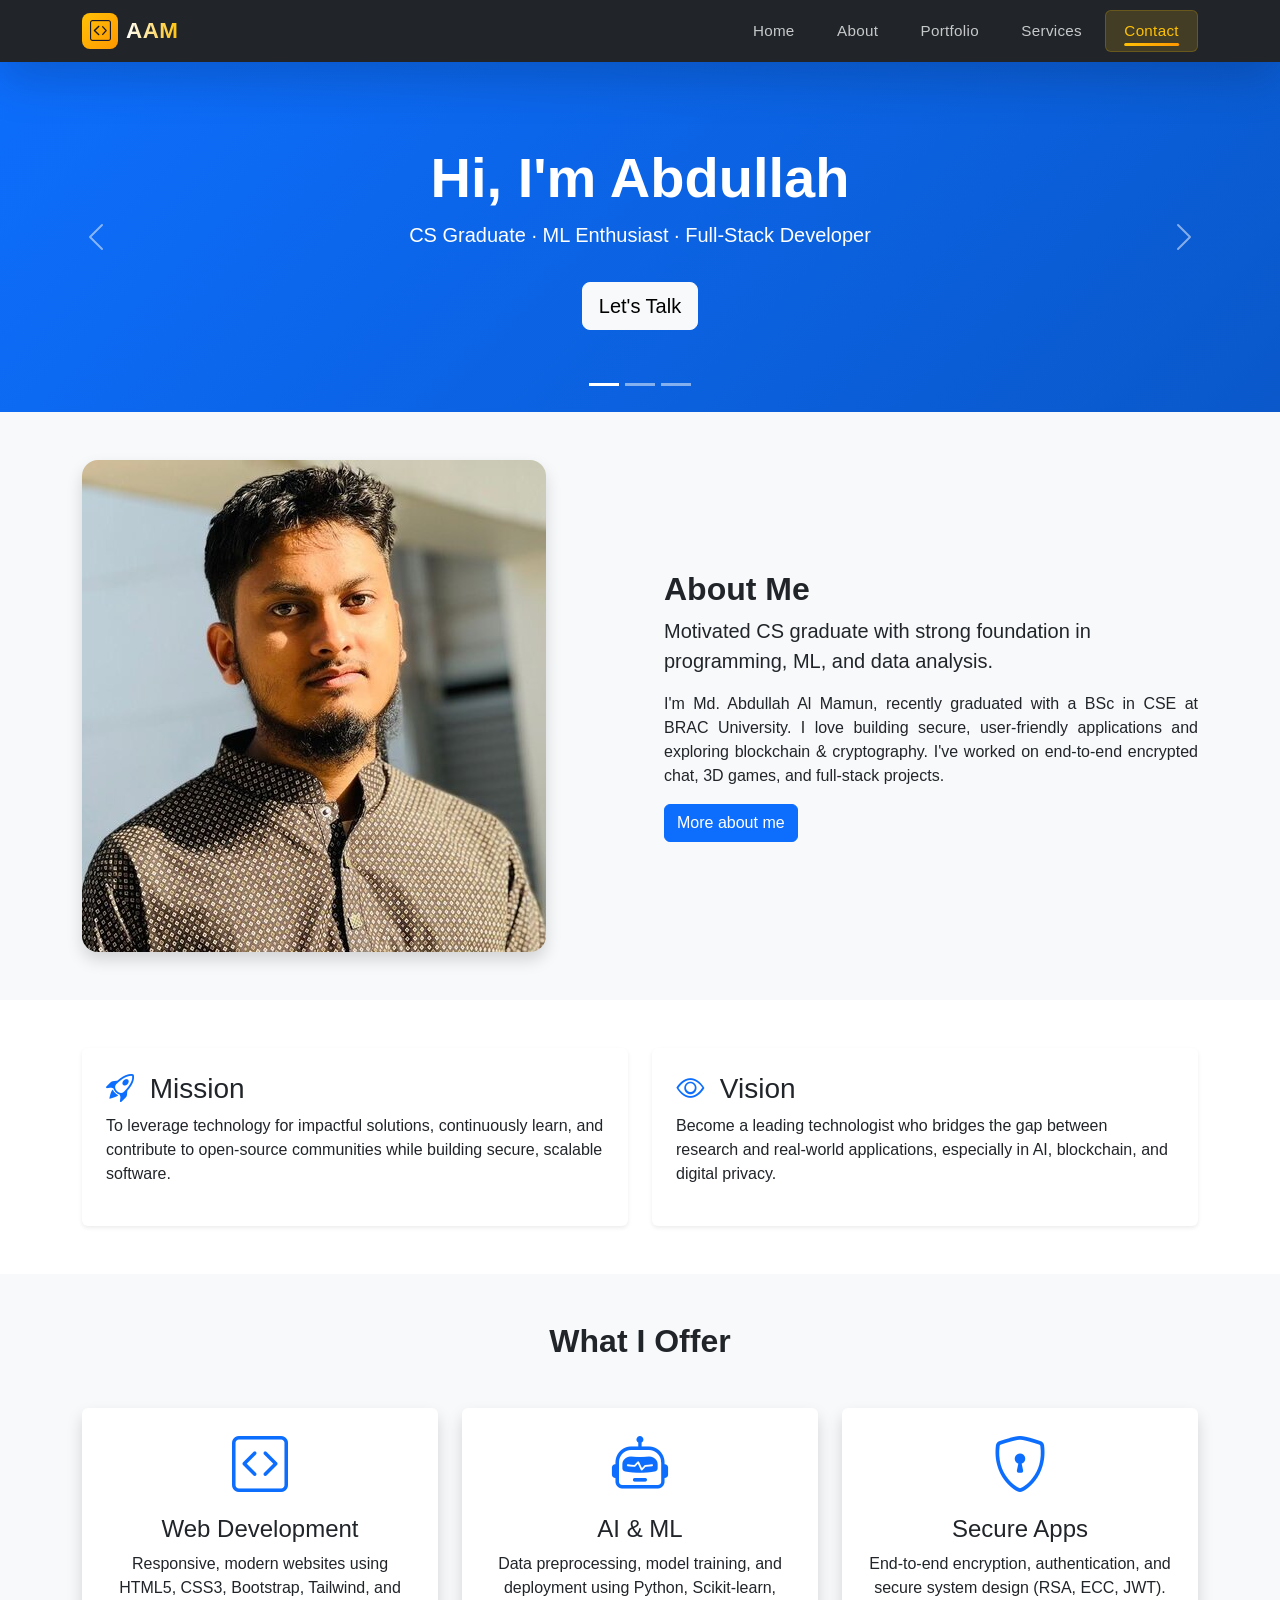
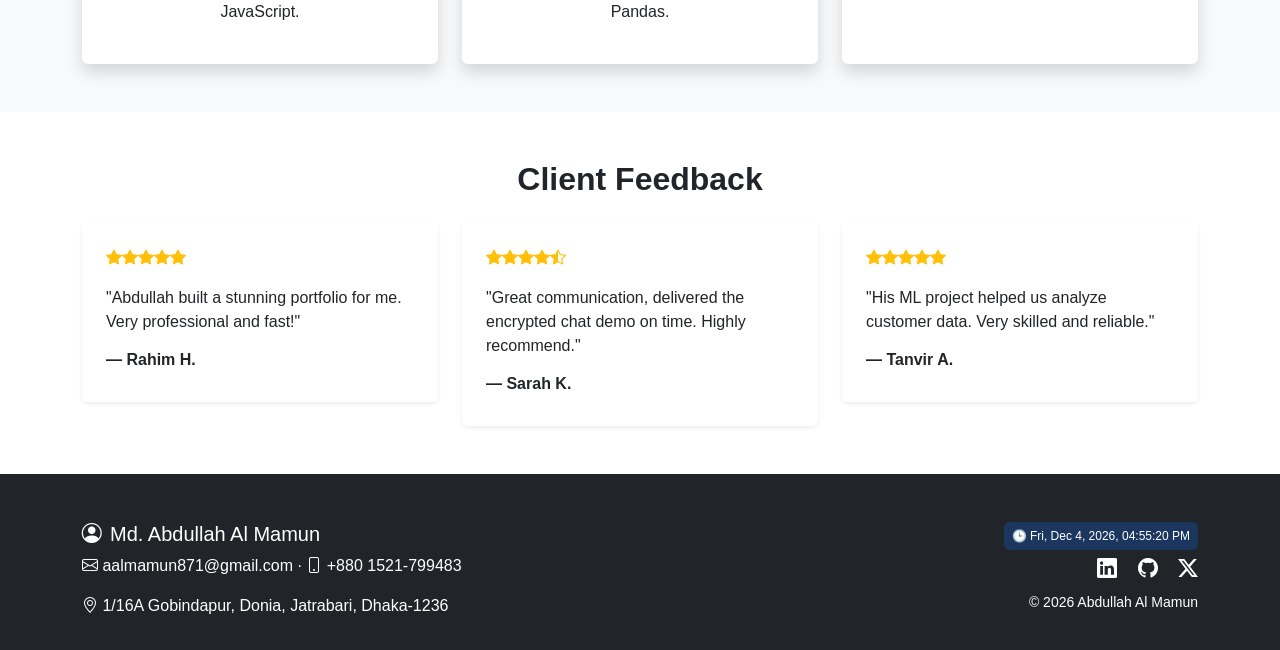
<file: index.html>
<!DOCTYPE html>
<html lang="en">
<head>
  <meta charset="UTF-8">
  <meta name="viewport" content="width=device-width, initial-scale=1.0">
  <title>Home · Md. Abdullah Al Mamun</title>
  <link href="https://cdn.jsdelivr.net/npm/bootstrap@5.3.2/dist/css/bootstrap.min.css" rel="stylesheet">
  <link rel="stylesheet" href="https://cdn.jsdelivr.net/npm/bootstrap-icons@1.11.3/font/bootstrap-icons.min.css">
  <link rel="stylesheet" href="style.css">
</head>
<body>
  <!-- ======== NAVBAR ======== -->
  <nav class="navbar navbar-expand-lg sticky-top bg-dark navbar-dark shadow-lg py-2">
  <div class="container">
    <a class="navbar-brand fw-bold d-flex align-items-center gap-2" href="index.html">
      <span class="brand-icon">
        <i class="bi bi-code-square"></i>
      </span>
      <span class="brand-text">AAM</span>
    </a>
    <button class="navbar-toggler border-0" type="button" data-bs-toggle="collapse" data-bs-target="#mainNav" aria-controls="mainNav" aria-expanded="false" aria-label="Toggle navigation">
      <span class="navbar-toggler-icon"></span>
    </button>
    <div class="collapse navbar-collapse" id="mainNav">
      <ul class="navbar-nav ms-auto mb-2 mb-lg-0 gap-1">
        <li class="nav-item"><a class="nav-link nav-link-custom" href="index.html">Home</a></li>
        <li class="nav-item"><a class="nav-link nav-link-custom" href="about.html">About</a></li>
        <li class="nav-item"><a class="nav-link nav-link-custom" href="portfolio.html">Portfolio</a></li>
        <li class="nav-item"><a class="nav-link nav-link-custom" href="service.html">Services</a></li>
        <li class="nav-item"><a class="nav-link nav-link-custom active" href="contact.html">Contact</a></li>
      </ul>
    </div>
  </div>
</nav>

  <!-- ======== PAGE CONTENT ======== -->
  <main>
    <!-- 1. Carousel banner slider -->
    <section id="homeCarousel" class="carousel slide" data-bs-ride="carousel">
      <div class="carousel-indicators">
        <button type="button" data-bs-target="#homeCarousel" data-bs-slide-to="0" class="active" aria-current="true"></button>
        <button type="button" data-bs-target="#homeCarousel" data-bs-slide-to="1"></button>
        <button type="button" data-bs-target="#homeCarousel" data-bs-slide-to="2"></button>
      </div>
      <div class="carousel-inner">
        <div class="carousel-item active" style="background: linear-gradient(135deg, #0d6efd, #0a58ca);">
          <div class="container d-flex align-items-center justify-content-center vh-50" style="min-height: 350px;">
            <div class="text-center text-white">
              <h1 class="display-4 fw-bold">Hi, I'm Abdullah</h1>
              <p class="lead">CS Graduate · ML Enthusiast · Full-Stack Developer</p>
              <a href="contact.html" class="btn btn-light btn-lg mt-3">Let's Talk</a>
            </div>
          </div>
        </div>
        <div class="carousel-item" style="background: linear-gradient(135deg, #6610f2, #4b0e9e);">
          <div class="container d-flex align-items-center justify-content-center vh-50" style="min-height: 350px;">
            <div class="text-center text-white">
              <h2 class="display-5 fw-semibold">BSc in CSE @ BRAC University</h2>
              <p class="lead">CGPA 3.41 · 2022-2026</p>
            </div>
          </div>
        </div>
        <div class="carousel-item" style="background: linear-gradient(135deg, #198754, #0f6848);">
          <div class="container d-flex align-items-center justify-content-center vh-50" style="min-height: 350px;">
            <div class="text-center text-white">
              <h2 class="display-5 fw-semibold">End-to-End Encrypted Chat App</h2>
              <p class="lead">RSA · ECC · Socket.io · MongoDB</p>
            </div>
          </div>
        </div>
      </div>
      <button class="carousel-control-prev" type="button" data-bs-target="#homeCarousel" data-bs-slide="prev">
        <span class="carousel-control-prev-icon"></span>
      </button>
      <button class="carousel-control-next" type="button" data-bs-target="#homeCarousel" data-bs-slide="next">
        <span class="carousel-control-next-icon"></span>
      </button>
    </section>

    <!-- 2. About Me -->
    <section class="py-5 bg-light">
      <div class="container">
        <div class="row align-items-center g-5">
          <div class="col-md-6">
            <img src="./IMG-20221114-WA0010~2.jpg" alt="Abdullah" class="img-fluid rounded-4 shadow" loading="lazy">
          </div>
          <div class="col-md-6">
            <h2 class="fw-bold">About Me</h2>
            <p class="lead">Motivated CS graduate with strong foundation in programming, ML, and data analysis.</p>
            <p class="justified-text">I'm Md. Abdullah Al Mamun, recently graduated with a BSc in CSE at BRAC University. I love building secure, user-friendly applications and exploring blockchain & cryptography. I've worked on end-to-end encrypted chat, 3D games, and full-stack projects.</p>
            <a href="about.html" class="btn btn-primary">More about me</a>
          </div>
        </div>
      </div>
    </section>

    <!-- 3. Career Mission & Vision -->
    <section class="py-5">
      <div class="container">
        <div class="row g-4">
          <div class="col-md-6">
            <div class="card h-100 border-0 shadow-sm">
              <div class="card-body p-4">
                <h3><i class="bi bi-rocket-takeoff text-primary me-2"></i> Mission</h3>
                <p>To leverage technology for impactful solutions, continuously learn, and contribute to open-source communities while building secure, scalable software.</p>
              </div>
            </div>
          </div>
          <div class="col-md-6">
            <div class="card h-100 border-0 shadow-sm">
              <div class="card-body p-4">
                <h3><i class="bi bi-eye text-primary me-2"></i> Vision</h3>
                <p>Become a leading technologist who bridges the gap between research and real-world applications, especially in AI, blockchain, and digital privacy.</p>
              </div>
            </div>
          </div>
        </div>
      </div>
    </section>

    <!-- 4. Service List -->
    <section class="py-5 bg-light">
      <div class="container">
        <h2 class="text-center fw-bold mb-5">What I Offer</h2>
        <div class="row g-4">
          <div class="col-md-4">
            <div class="card h-100 border-0 shadow text-center p-4">
              <i class="bi bi-code-square display-4 text-primary"></i>
              <h4 class="mt-3">Web Development</h4>
              <p>Responsive, modern websites using HTML5, CSS3, Bootstrap, Tailwind, and JavaScript.</p>
            </div>
          </div>
          <div class="col-md-4">
            <div class="card h-100 border-0 shadow text-center p-4">
              <i class="bi bi-robot display-4 text-primary"></i>
              <h4 class="mt-3">AI & ML</h4>
              <p>Data preprocessing, model training, and deployment using Python, Scikit-learn, Pandas.</p>
            </div>
          </div>
          <div class="col-md-4">
            <div class="card h-100 border-0 shadow text-center p-4">
              <i class="bi bi-shield-lock display-4 text-primary"></i>
              <h4 class="mt-3">Secure Apps</h4>
              <p>End-to-end encryption, authentication, and secure system design (RSA, ECC, JWT).</p>
            </div>
          </div>
        </div>
      </div>
    </section>

    <!-- 5. Client Feedback -->
    <section class="py-5">
      <div class="container">
        <h2 class="text-center fw-bold mb-4">Client Feedback</h2>
        <div class="row g-4">
          <div class="col-md-4">
            <div class="card border-0 shadow-sm p-4">
              <p><i class="bi bi-star-fill text-warning"></i><i class="bi bi-star-fill text-warning"></i><i class="bi bi-star-fill text-warning"></i><i class="bi bi-star-fill text-warning"></i><i class="bi bi-star-fill text-warning"></i></p>
              <p>"Abdullah built a stunning portfolio for me. Very professional and fast!"</p>
              <h6 class="fw-bold">— Rahim H.</h6>
            </div>
          </div>
          <div class="col-md-4">
            <div class="card border-0 shadow-sm p-4">
              <p><i class="bi bi-star-fill text-warning"></i><i class="bi bi-star-fill text-warning"></i><i class="bi bi-star-fill text-warning"></i><i class="bi bi-star-fill text-warning"></i><i class="bi bi-star-half text-warning"></i></p>
              <p>"Great communication, delivered the encrypted chat demo on time. Highly recommend."</p>
              <h6 class="fw-bold">— Sarah K.</h6>
            </div>
          </div>
          <div class="col-md-4">
            <div class="card border-0 shadow-sm p-4">
              <p><i class="bi bi-star-fill text-warning"></i><i class="bi bi-star-fill text-warning"></i><i class="bi bi-star-fill text-warning"></i><i class="bi bi-star-fill text-warning"></i><i class="bi bi-star-fill text-warning"></i></p>
              <p>"His ML project helped us analyze customer data. Very skilled and reliable."</p>
              <h6 class="fw-bold">— Tanvir A.</h6>
            </div>
          </div>
        </div>
      </div>
    </section>
  </main>

  <!-- ======== FOOTER ======== -->
  <footer class="bg-dark text-white pt-5 pb-3">
    <div class="container">
      <div class="row">
        <div class="col-md-6">
          <h5><i class="bi bi-person-circle me-2"></i>Md. Abdullah Al Mamun</h5>
          <p><i class="bi bi-envelope"></i> aalmamun871@gmail.com · <i class="bi bi-phone"></i> +880 1521-799483</p>
          <p><i class="bi bi-geo-alt"></i> 1/16A Gobindapur, Donia, Jatrabari, Dhaka-1236</p>
        </div>
        <div class="col-md-6 text-md-end">
          <p class="mb-1"><span id="liveDateTime" class="badge bg-primary bg-opacity-25 p-2"></span></p>
          <div>
            <a href="https://www.linkedin.com/in/aalmamunbd/" class="text-white me-3" target="_blank"><i class="bi bi-linkedin fs-5"></i></a>
            <a href="https://github.com/aam-bd" class="text-white me-3" target="_blank"><i class="bi bi-github fs-5"></i></a>
            <a href="https://x.com/aalmamun78" class="text-white"><i class="bi bi-twitter-x fs-5"></i></a>
          </div>
          <p class="mt-2 small">&copy; 2026 Abdullah Al Mamun</p>
        </div>
      </div>
    </div>
  </footer>

  <script src="https://cdn.jsdelivr.net/npm/bootstrap@5.3.2/dist/js/bootstrap.bundle.min.js"></script>
  <script src="script.js"></script>
</body>
</html>
</file>
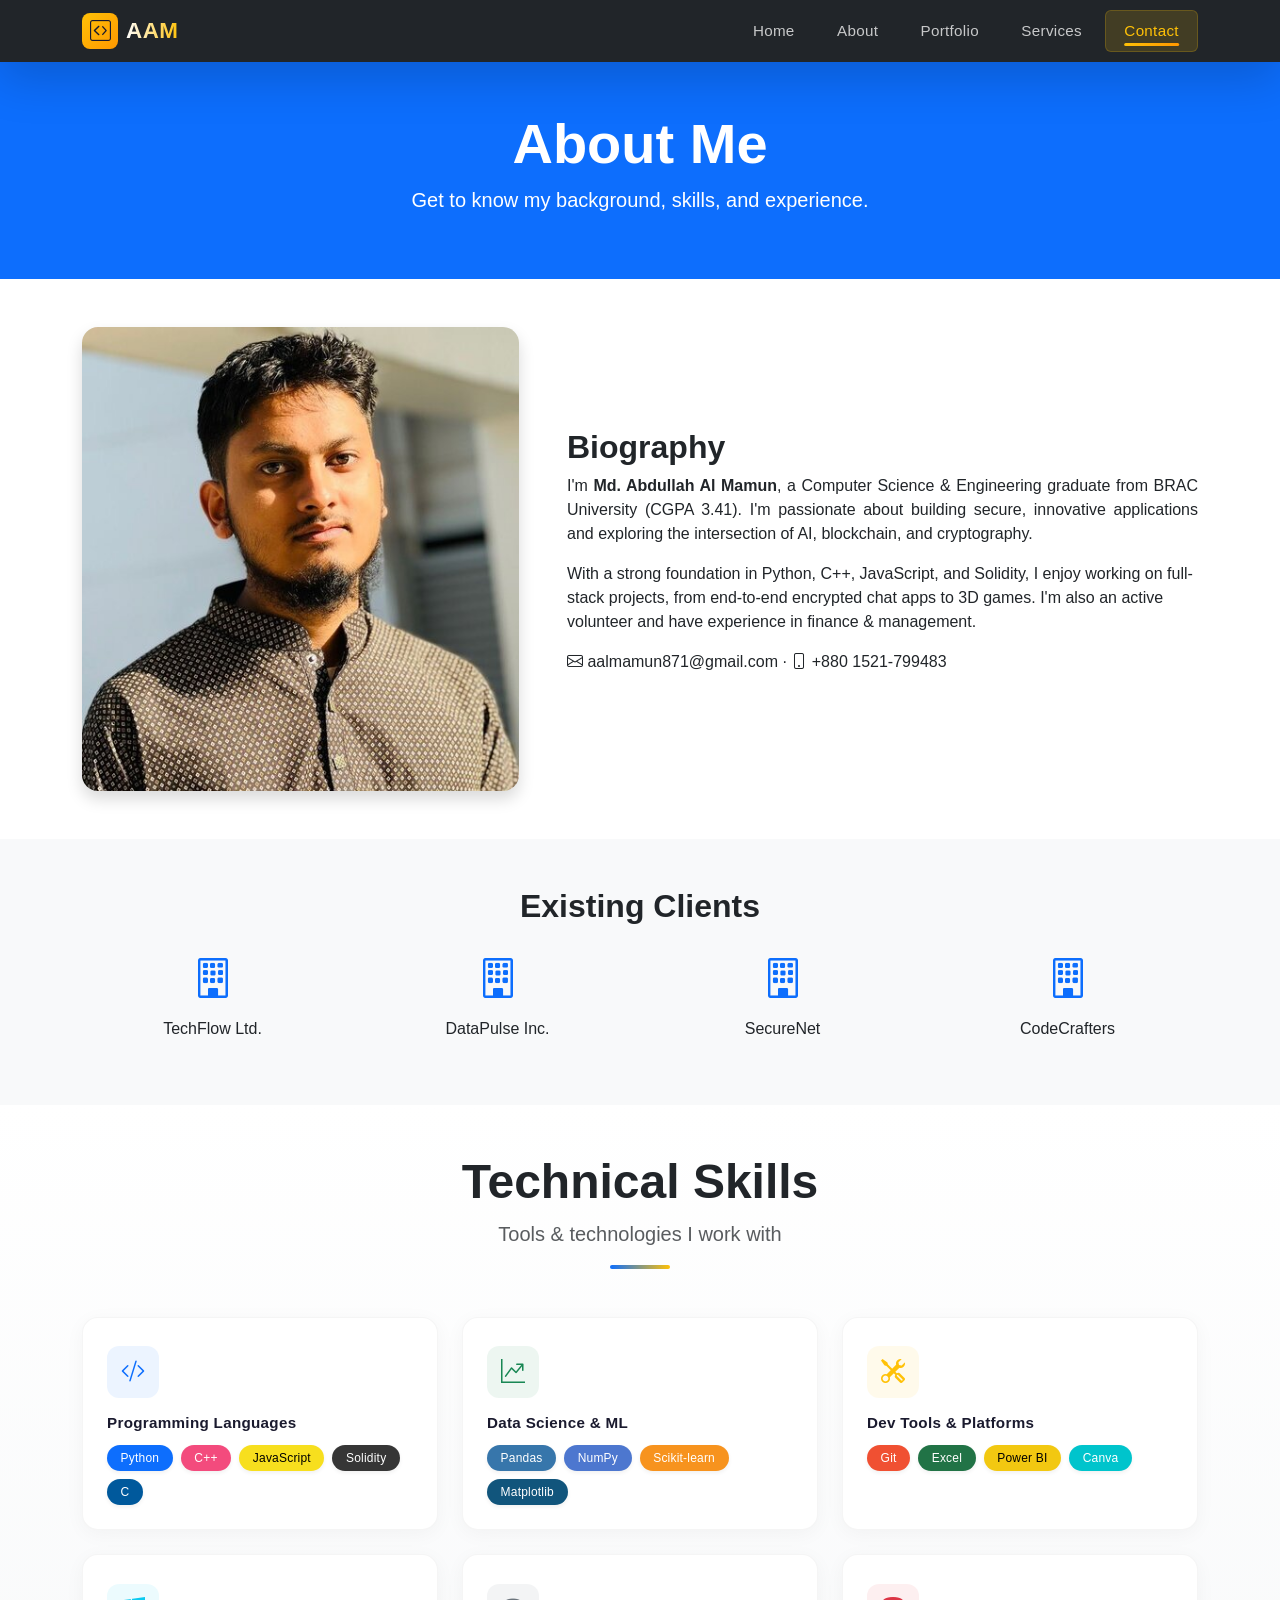
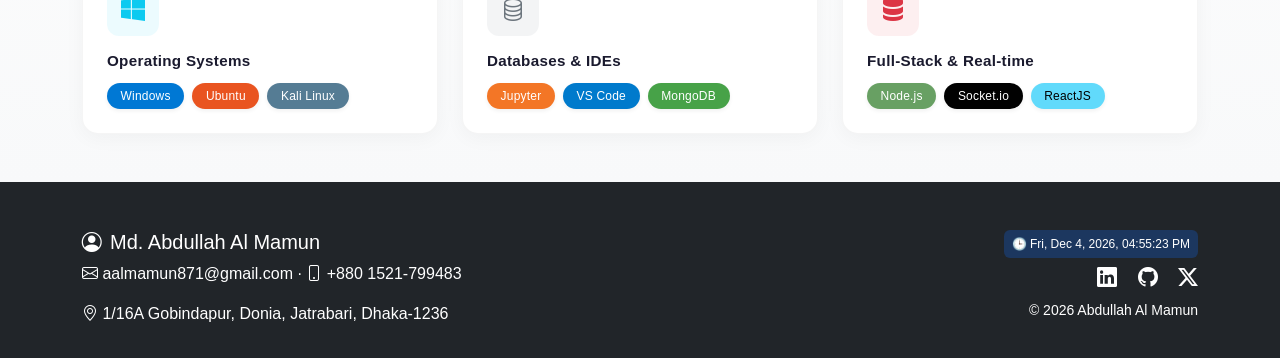
<file: about.html>
<!DOCTYPE html>
<html lang="en">
<head>
  <meta charset="UTF-8">
  <meta name="viewport" content="width=device-width, initial-scale=1.0">
  <title>About</title>
  <link href="https://cdn.jsdelivr.net/npm/bootstrap@5.3.2/dist/css/bootstrap.min.css" rel="stylesheet">
  <link rel="stylesheet" href="https://cdn.jsdelivr.net/npm/bootstrap-icons@1.11.3/font/bootstrap-icons.min.css">
  <link rel="stylesheet" href="style.css">
</head>
<body>
  <!-- NAVBAR -->
  <nav class="navbar navbar-expand-lg sticky-top bg-dark navbar-dark shadow-lg py-2">
  <div class="container">
    <a class="navbar-brand fw-bold d-flex align-items-center gap-2" href="index.html">
      <span class="brand-icon">
        <i class="bi bi-code-square"></i>
      </span>
      <span class="brand-text">AAM</span>
    </a>
    <button class="navbar-toggler border-0" type="button" data-bs-toggle="collapse" data-bs-target="#mainNav" aria-controls="mainNav" aria-expanded="false" aria-label="Toggle navigation">
      <span class="navbar-toggler-icon"></span>
    </button>
    <div class="collapse navbar-collapse" id="mainNav">
      <ul class="navbar-nav ms-auto mb-2 mb-lg-0 gap-1">
        <li class="nav-item"><a class="nav-link nav-link-custom" href="index.html">Home</a></li>
        <li class="nav-item"><a class="nav-link nav-link-custom" href="about.html">About</a></li>
        <li class="nav-item"><a class="nav-link nav-link-custom" href="portfolio.html">Portfolio</a></li>
        <li class="nav-item"><a class="nav-link nav-link-custom" href="service.html">Services</a></li>
        <li class="nav-item"><a class="nav-link nav-link-custom active" href="contact.html">Contact</a></li>
      </ul>
    </div>
  </div>
</nav>

  <main>
    <!-- a. Page Title -->
    <section class="py-5 bg-primary text-white text-center">
      <div class="container">
        <h1 class="display-4 fw-bold">About Me</h1>
        <p class="lead">Get to know my background, skills, and experience.</p>
      </div>
    </section>

    <!-- b. Personal Biography -->
    <section class="py-5">
      <div class="container">
        <div class="row align-items-center g-5">
          <div class="col-md-5">
            <img src="./IMG-20221114-WA0010~2.jpg" alt="Abdullah" class="img-fluid rounded-4 shadow">
          </div>
          <div class="col-md-7">
            <h2 class="fw-bold">Biography</h2>
            <p class="justified-text">I'm <strong>Md. Abdullah Al Mamun</strong>, a Computer Science & Engineering graduate from BRAC University (CGPA 3.41). I'm passionate about building secure, innovative applications and exploring the intersection of AI, blockchain, and cryptography.</p>
            <p>With a strong foundation in Python, C++, JavaScript, and Solidity, I enjoy working on full-stack projects, from end-to-end encrypted chat apps to 3D games. I'm also an active volunteer and have experience in finance & management.</p>
            <p><i class="bi bi-envelope"></i> aalmamun871@gmail.com · <i class="bi bi-phone"></i> +880 1521-799483</p>
          </div>
        </div>
      </div>
    </section>

    <!-- c. Existing Client Section -->
    <section class="py-5 bg-light">
      <div class="container">
        <h2 class="text-center fw-bold mb-4">Existing Clients</h2>
        <div class="row g-4 text-center">
          <div class="col-md-3 col-6"><i class="bi bi-building fs-1 text-primary"></i><p class="mt-2">TechFlow Ltd.</p></div>
          <div class="col-md-3 col-6"><i class="bi bi-building fs-1 text-primary"></i><p class="mt-2">DataPulse Inc.</p></div>
          <div class="col-md-3 col-6"><i class="bi bi-building fs-1 text-primary"></i><p class="mt-2">SecureNet</p></div>
          <div class="col-md-3 col-6"><i class="bi bi-building fs-1 text-primary"></i><p class="mt-2">CodeCrafters</p></div>
        </div>
      </div>
    </section>

    <!-- d. Skill Information -->
    <section class="py-5 skills-section">
  <div class="container">
    <div class="text-center mb-5">
      <h2 class="fw-bold display-5 mb-2">Technical Skills</h2>
      <p class="text-muted fs-5">Tools & technologies I work with</p>
      <div class="divider mx-auto"></div>
    </div>

    <div class="row g-4">
      <!-- Skill Card 1 -->
      <div class="col-md-4">
        <div class="skill-card" style="--skill-color: #0d6efd; --skill-bg: rgba(13, 110, 253, 0.08);">
          <div class="skill-icon"><i class="bi bi-code-slash"></i></div>
          <div class="skill-content">
            <h5>Programming Languages</h5>
            <div class="skill-tags">
              <span class="tag" style="background: #0d6efd;">Python</span>
              <span class="tag" style="background: #f34b7d;">C++</span>
              <span class="tag" style="background: #f7df1e; color: #000;">JavaScript</span>
              <span class="tag" style="background: #363636;">Solidity</span>
              <span class="tag" style="background: #00599c;">C</span>
            </div>
          </div>
        </div>
      </div>

      <!-- Skill Card 2 -->
      <div class="col-md-4">
        <div class="skill-card" style="--skill-color: #198754; --skill-bg: rgba(25, 135, 84, 0.08);">
          <div class="skill-icon"><i class="bi bi-graph-up-arrow"></i></div>
          <div class="skill-content">
            <h5>Data Science & ML</h5>
            <div class="skill-tags">
              <span class="tag" style="background: #3776ab;">Pandas</span>
              <span class="tag" style="background: #4d77cf;">NumPy</span>
              <span class="tag" style="background: #f7931e;">Scikit-learn</span>
              <span class="tag" style="background: #11557c;">Matplotlib</span>
            </div>
          </div>
        </div>
      </div>

      <!-- Skill Card 3 -->
      <div class="col-md-4">
        <div class="skill-card" style="--skill-color: #ffc107; --skill-bg: rgba(255, 193, 7, 0.08);">
          <div class="skill-icon"><i class="bi bi-tools"></i></div>
          <div class="skill-content">
            <h5>Dev Tools & Platforms</h5>
            <div class="skill-tags">
              <span class="tag" style="background: #f05032;">Git</span>
              <span class="tag" style="background: #217346;">Excel</span>
              <span class="tag" style="background: #f2c811; color: #000;">Power BI</span>
              <span class="tag" style="background: #00c4cc;">Canva</span>
            </div>
          </div>
        </div>
      </div>

      <!-- Skill Card 4 -->
      <div class="col-md-4">
        <div class="skill-card" style="--skill-color: #0dcaf0; --skill-bg: rgba(13, 202, 240, 0.08);">
          <div class="skill-icon"><i class="bi bi-windows"></i></div>
          <div class="skill-content">
            <h5>Operating Systems</h5>
            <div class="skill-tags">
              <span class="tag" style="background: #0078d4;">Windows</span>
              <span class="tag" style="background: #e95420;">Ubuntu</span>
              <span class="tag" style="background: #557c94;">Kali Linux</span>
            </div>
          </div>
        </div>
      </div>

      <!-- Skill Card 5 -->
      <div class="col-md-4">
        <div class="skill-card" style="--skill-color: #6c757d; --skill-bg: rgba(108, 117, 125, 0.08);">
          <div class="skill-icon"><i class="bi bi-database"></i></div>
          <div class="skill-content">
            <h5>Databases & IDEs</h5>
            <div class="skill-tags">
              <span class="tag" style="background: #f37626;">Jupyter</span>
              <span class="tag" style="background: #007acc;">VS Code</span>
              <span class="tag" style="background: #47a248;">MongoDB</span>
            </div>
          </div>
        </div>
      </div>

      <!-- Skill Card 6 -->
      <div class="col-md-4">
        <div class="skill-card" style="--skill-color: #dc3545; --skill-bg: rgba(220, 53, 69, 0.08);">
          <div class="skill-icon"><i class="bi bi-server"></i></div>
          <div class="skill-content">
            <h5>Full-Stack & Real-time</h5>
            <div class="skill-tags">
              <span class="tag" style="background: #68a063;">Node.js</span>
              <span class="tag" style="background: #010101;">Socket.io</span>
              <span class="tag" style="background: #61dafb; color: #000;">ReactJS</span>
            </div>
          </div>
        </div>
      </div>
    </div>
  </div>
</section>
  </main>

  <!-- FOOTER -->
  <footer class="bg-dark text-white pt-5 pb-3">
    <div class="container">
      <div class="row">
        <div class="col-md-6">
          <h5><i class="bi bi-person-circle me-2"></i>Md. Abdullah Al Mamun</h5>
          <p><i class="bi bi-envelope"></i> aalmamun871@gmail.com · <i class="bi bi-phone"></i> +880 1521-799483</p>
          <p><i class="bi bi-geo-alt"></i> 1/16A Gobindapur, Donia, Jatrabari, Dhaka-1236</p>
        </div>
        <div class="col-md-6 text-md-end">
          <p class="mb-1"><span id="liveDateTime" class="badge bg-primary bg-opacity-25 p-2"></span></p>
          <div>
            <a href="https://www.linkedin.com/in/aalmamunbd/" class="text-white me-3" target="_blank"><i class="bi bi-linkedin fs-5"></i></a>
            <a href="https://github.com/aam-bd" class="text-white me-3" target="_blank"><i class="bi bi-github fs-5"></i></a>
            <a href="https://x.com/aalmamun78" class="text-white"><i class="bi bi-twitter-x fs-5"></i></a>
          </div>
          <p class="mt-2 small">&copy; 2026 Abdullah Al Mamun</p>
        </div>
      </div>
    </div>
  </footer>

  <script src="https://cdn.jsdelivr.net/npm/bootstrap@5.3.2/dist/js/bootstrap.bundle.min.js"></script>
  <script src="script.js"></script>
</body>
</html>
</file>
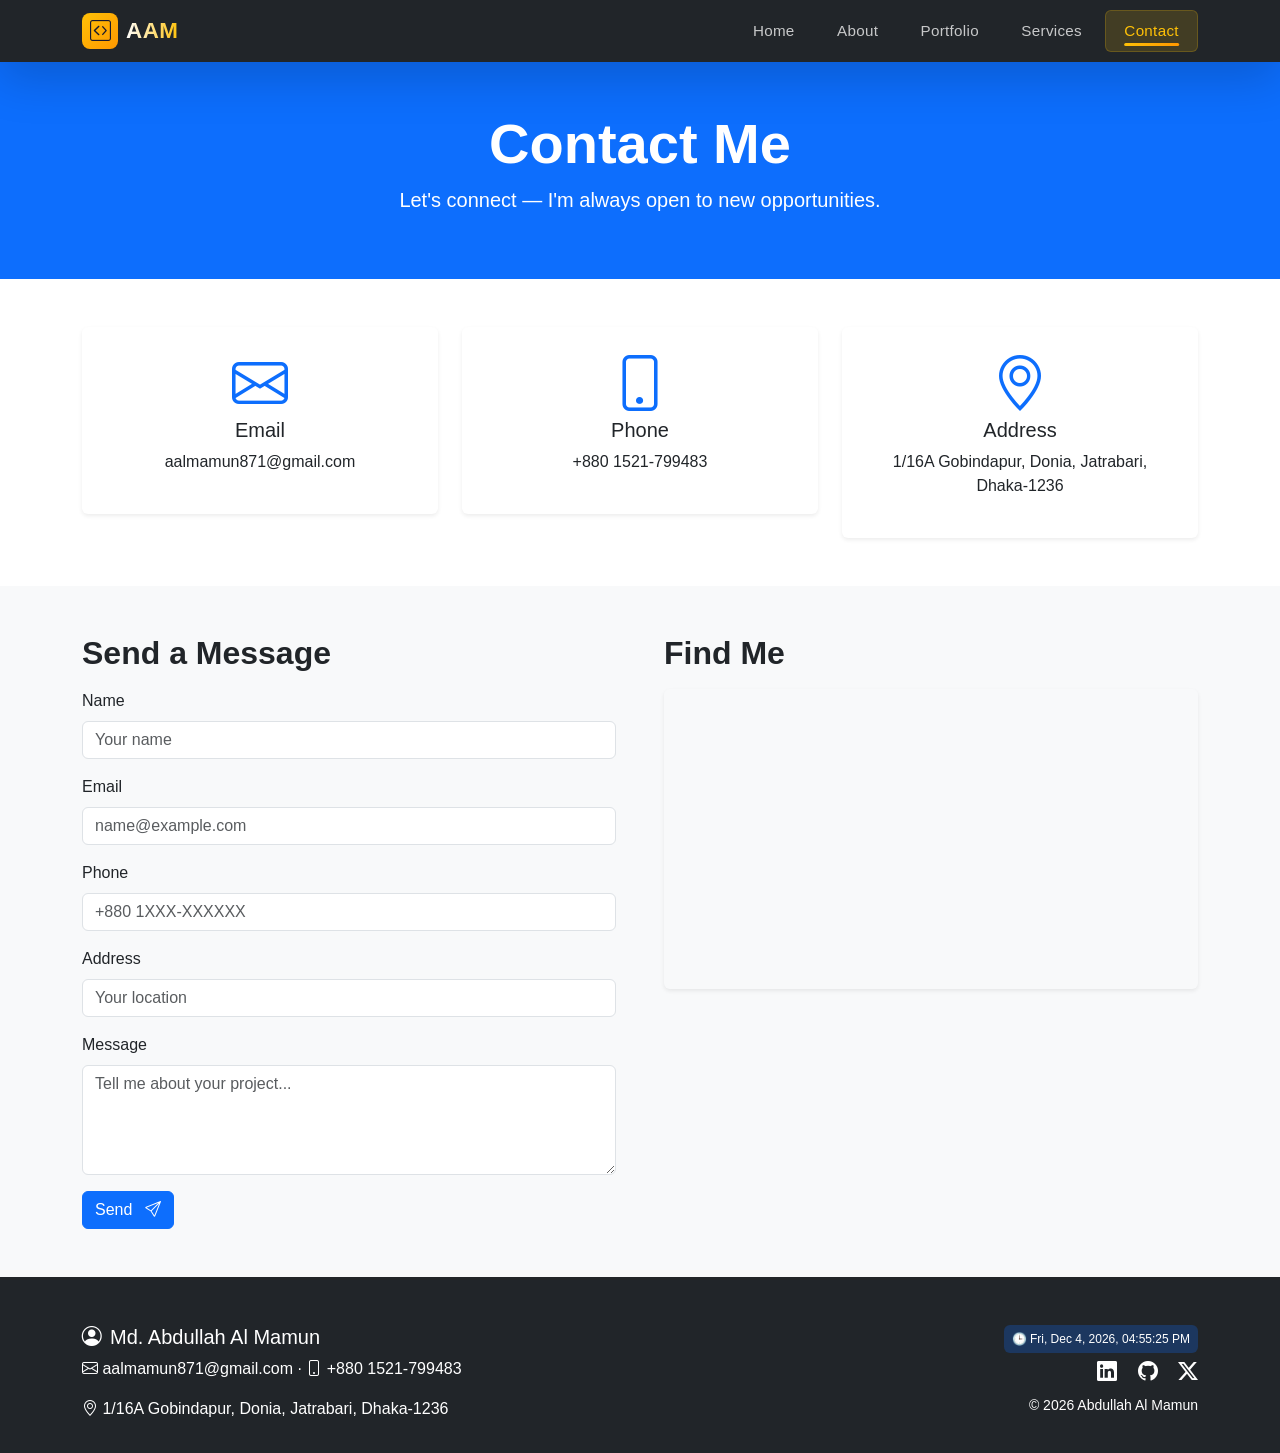
<file: contact.html>
<!DOCTYPE html>
<html lang="en">
<head>
  <meta charset="UTF-8">
  <meta name="viewport" content="width=device-width, initial-scale=1.0">
  <title>Contact</title>
  <link href="https://cdn.jsdelivr.net/npm/bootstrap@5.3.2/dist/css/bootstrap.min.css" rel="stylesheet">
  <link rel="stylesheet" href="https://cdn.jsdelivr.net/npm/bootstrap-icons@1.11.3/font/bootstrap-icons.min.css">
  <link rel="stylesheet" href="style.css">
</head>
<body>
  <!-- NAVBAR -->
  <nav class="navbar navbar-expand-lg sticky-top bg-dark navbar-dark shadow-lg py-2">
  <div class="container">
    <a class="navbar-brand fw-bold d-flex align-items-center gap-2" href="index.html">
      <span class="brand-icon">
        <i class="bi bi-code-square"></i>
      </span>
      <span class="brand-text">AAM</span>
    </a>
    <button class="navbar-toggler border-0" type="button" data-bs-toggle="collapse" data-bs-target="#mainNav" aria-controls="mainNav" aria-expanded="false" aria-label="Toggle navigation">
      <span class="navbar-toggler-icon"></span>
    </button>
    <div class="collapse navbar-collapse" id="mainNav">
      <ul class="navbar-nav ms-auto mb-2 mb-lg-0 gap-1">
        <li class="nav-item"><a class="nav-link nav-link-custom" href="index.html">Home</a></li>
        <li class="nav-item"><a class="nav-link nav-link-custom" href="about.html">About</a></li>
        <li class="nav-item"><a class="nav-link nav-link-custom" href="portfolio.html">Portfolio</a></li>
        <li class="nav-item"><a class="nav-link nav-link-custom" href="service.html">Services</a></li>
        <li class="nav-item"><a class="nav-link nav-link-custom active" href="contact.html">Contact</a></li>
      </ul>
    </div>
  </div>
</nav>

  <main>
    <!-- a. Page Title -->
    <section class="py-5 bg-primary text-white text-center">
      <div class="container">
        <h1 class="display-4 fw-bold">Contact Me</h1>
        <p class="lead">Let's connect — I'm always open to new opportunities.</p>
      </div>
    </section>

    <!-- b. Direct Contact Information -->
    <section class="py-5">
      <div class="container">
        <div class="row g-4">
          <div class="col-md-4">
            <div class="card border-0 shadow-sm p-4 text-center">
              <i class="bi bi-envelope display-4 text-primary"></i>
              <h5>Email</h5>
              <p>aalmamun871@gmail.com</p>
            </div>
          </div>
          <div class="col-md-4">
            <div class="card border-0 shadow-sm p-4 text-center">
              <i class="bi bi-phone display-4 text-primary"></i>
              <h5>Phone</h5>
              <p>+880 1521-799483</p>
            </div>
          </div>
          <div class="col-md-4">
            <div class="card border-0 shadow-sm p-4 text-center">
              <i class="bi bi-geo-alt display-4 text-primary"></i>
              <h5>Address</h5>
              <p>1/16A Gobindapur, Donia, Jatrabari, Dhaka-1236</p>
            </div>
          </div>
        </div>
      </div>
    </section>

    <!-- c. Contact Form + d. Google Map -->
    <section class="py-5 bg-light">
      <div class="container">
        <div class="row g-5">
          <div class="col-lg-6">
            <h2 class="fw-bold mb-3">Send a Message</h2>
            <form id="contactForm" novalidate>
              <div class="mb-3">
                <label for="name" class="form-label">Name</label>
                <input type="text" class="form-control" id="name" placeholder="Your name" required>
                <div class="invalid-feedback">Please enter your name.</div>
              </div>
              <div class="mb-3">
                <label for="email" class="form-label">Email</label>
                <input type="email" class="form-control" id="email" placeholder="name@example.com" required>
                <div class="invalid-feedback">Valid email is required.</div>
              </div>
              <div class="mb-3">
                <label for="phone" class="form-label">Phone</label>
                <input type="tel" class="form-control" id="phone" placeholder="+880 1XXX-XXXXXX">
              </div>
              <div class="mb-3">
                <label for="address" class="form-label">Address</label>
                <input type="text" class="form-control" id="address" placeholder="Your location">
              </div>
              <div class="mb-3">
                <label for="message" class="form-label">Message</label>
                <textarea class="form-control" id="message" rows="4" placeholder="Tell me about your project..." required></textarea>
                <div class="invalid-feedback">Message cannot be empty.</div>
              </div>
              <button type="submit" class="btn btn-primary">Send <i class="bi bi-send ms-2"></i></button>
            </form>
          </div>
          <div class="col-lg-6">
            <h2 class="fw-bold mb-3">Find Me</h2>
            <div class="ratio ratio-16x9 shadow-sm rounded overflow-hidden">
              <iframe src="https://www.google.com/maps/embed?pb=!1m17!1m12!1m3!1d322.9056899812995!2d90.45356069459547!3d23.702388001761943!2m3!1f0!2f0!3f0!3m2!1i1024!2i768!4f13.1!3m2!1m1!2s!5e0!3m2!1sen!2sbd!4v1784458091774!5m2!1sen!2sbd" width="600" height="450" style="border:0;" allowfullscreen="" loading="lazy" referrerpolicy="strict-origin-when-cross-origin"></iframe>
            </div>
          </div>
        </div>
      </div>
    </section>
  </main>

  <!-- FOOTER -->
  <footer class="bg-dark text-white pt-5 pb-3">
    <div class="container">
      <div class="row">
        <div class="col-md-6">
          <h5><i class="bi bi-person-circle me-2"></i>Md. Abdullah Al Mamun</h5>
          <p><i class="bi bi-envelope"></i> aalmamun871@gmail.com · <i class="bi bi-phone"></i> +880 1521-799483</p>
          <p><i class="bi bi-geo-alt"></i> 1/16A Gobindapur, Donia, Jatrabari, Dhaka-1236</p>
        </div>
        <div class="col-md-6 text-md-end">
          <p class="mb-1"><span id="liveDateTime" class="badge bg-primary bg-opacity-25 p-2"></span></p>
          <div>
            <a href="https://www.linkedin.com/in/aalmamunbd/" class="text-white me-3" target="_blank"><i class="bi bi-linkedin fs-5"></i></a>
            <a href="https://github.com/aam-bd" class="text-white me-3" target="_blank"><i class="bi bi-github fs-5"></i></a>
            <a href="https://x.com/aalmamun78" class="text-white"><i class="bi bi-twitter-x fs-5"></i></a>
          </div>
          <p class="mt-2 small">&copy; 2026 Abdullah Al Mamun</p>
        </div>
      </div>
    </div>
  </footer>

  <script src="https://cdn.jsdelivr.net/npm/bootstrap@5.3.2/dist/js/bootstrap.bundle.min.js"></script>
  <script src="script.js"></script>
</body>
</html>
</file>
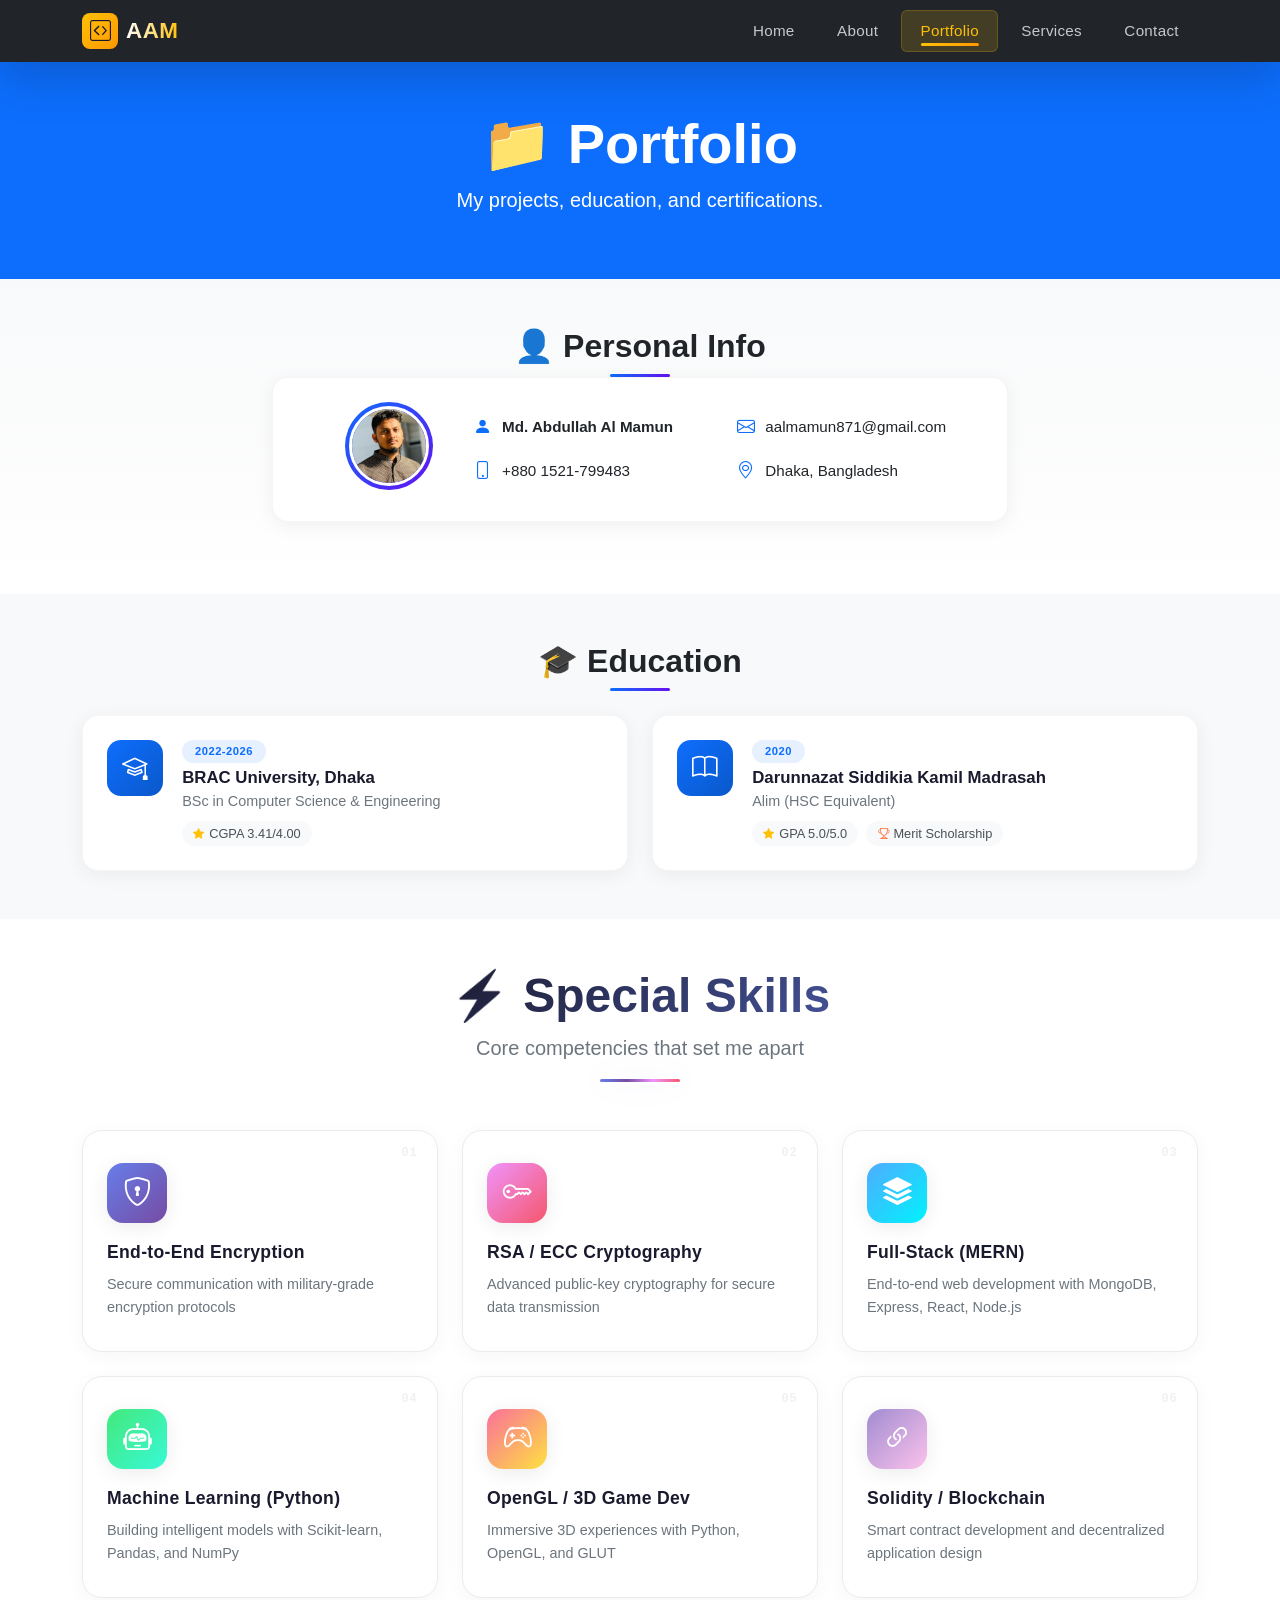
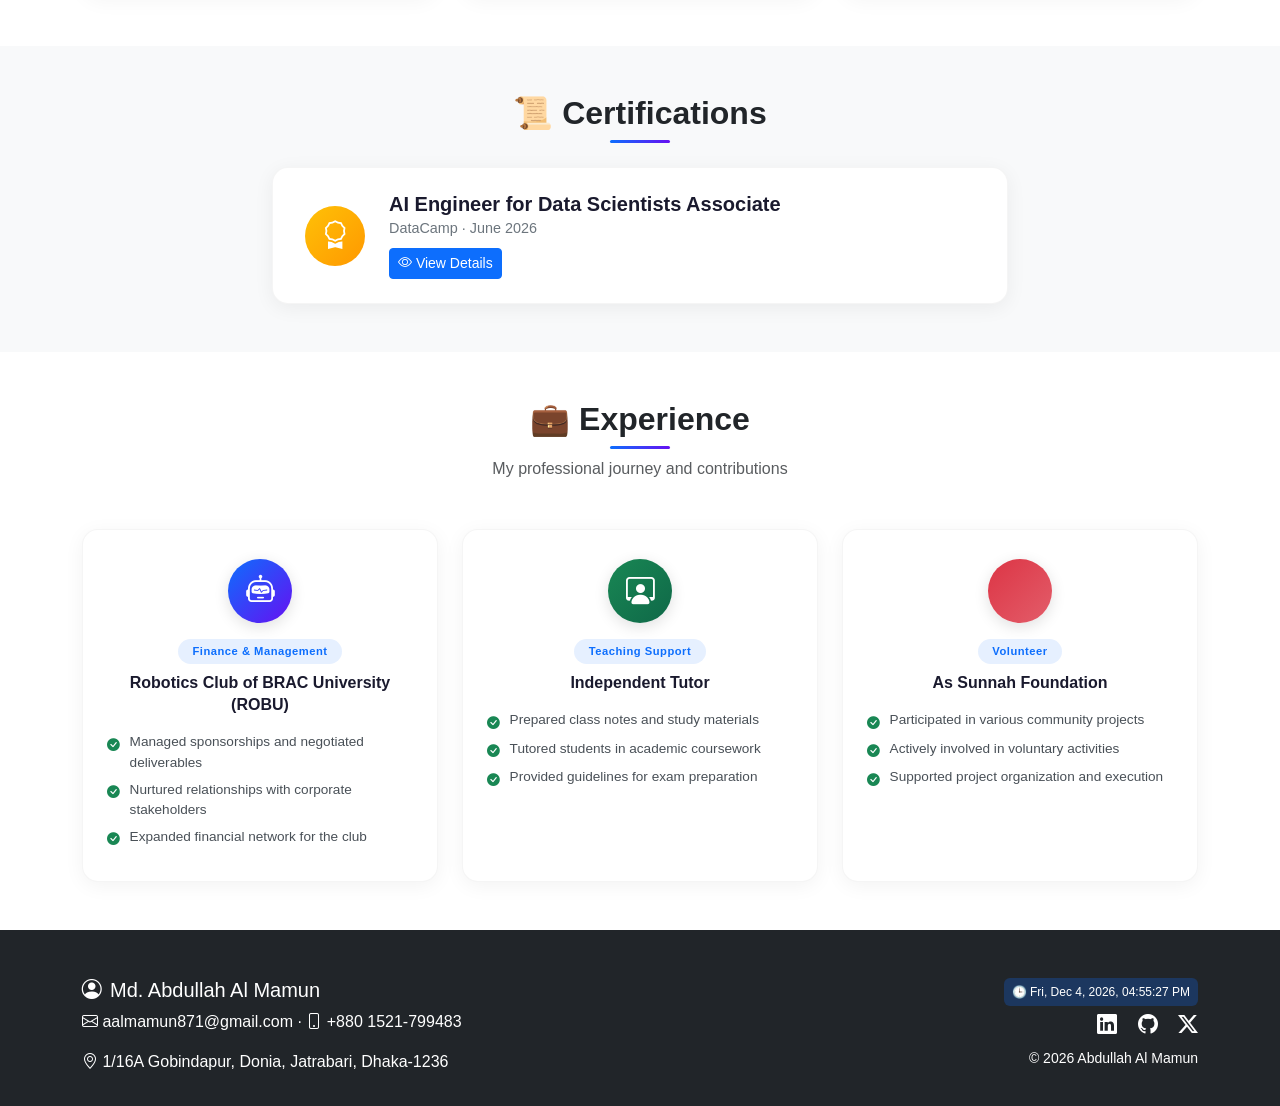
<file: portfolio.html>
<!DOCTYPE html>
<html lang="en">
<head>
  <meta charset="UTF-8">
  <meta name="viewport" content="width=device-width, initial-scale=1.0">
  <title>Portfolio</title>
  <link href="https://cdn.jsdelivr.net/npm/bootstrap@5.3.2/dist/css/bootstrap.min.css" rel="stylesheet">
  <link rel="stylesheet" href="https://cdn.jsdelivr.net/npm/bootstrap-icons@1.11.3/font/bootstrap-icons.min.css">
  <link rel="stylesheet" href="style.css">
</head>
<body>
  <!-- NAVBAR -->
  <nav class="navbar navbar-expand-lg sticky-top bg-dark navbar-dark shadow-lg py-2">
    <div class="container">
      <a class="navbar-brand fw-bold d-flex align-items-center gap-2" href="index.html">
        <span class="brand-icon">
          <i class="bi bi-code-square"></i>
        </span>
        <span class="brand-text">AAM</span>
      </a>
      <button class="navbar-toggler border-0" type="button" data-bs-toggle="collapse" data-bs-target="#mainNav">
        <span class="navbar-toggler-icon"></span>
      </button>
      <div class="collapse navbar-collapse" id="mainNav">
        <ul class="navbar-nav ms-auto mb-2 mb-lg-0 gap-1">
          <li class="nav-item"><a class="nav-link nav-link-custom" href="index.html">Home</a></li>
          <li class="nav-item"><a class="nav-link nav-link-custom" href="about.html">About</a></li>
          <li class="nav-item"><a class="nav-link nav-link-custom active" href="portfolio.html">Portfolio</a></li>
          <li class="nav-item"><a class="nav-link nav-link-custom" href="service.html">Services</a></li>
          <li class="nav-item"><a class="nav-link nav-link-custom" href="contact.html">Contact</a></li>
        </ul>
      </div>
    </div>
  </nav>

  <main>
    <!-- a. Page Title -->
    <section class="page-title-section py-5 bg-primary text-white text-center">
      <div class="container">
        <h1 class="display-4 fw-bold">📁 Portfolio</h1>
        <p class="lead">My projects, education, and certifications.</p>
      </div>
    </section>

    <!-- b. Personal Information - Redesigned -->
    <section class="py-5 personal-info-section">
      <div class="container">
        <div class="text-center mb-4">
          <h2 class="fw-bold">👤 Personal Info</h2>
          <div class="divider-modern mx-auto"></div>
        <!-- </div> -->
        <div class="row g-4 justify-content-center">
          <div class="col-md-10 col-lg-8">
            <div class="personal-info-card">
              <div class="row g-0 align-items-center">
                <div class="col-md-3 text-center">
                  <div class="avatar-wrapper">
                    <img src="./IMG-20221114-WA0010~2.jpg" alt="Abdullah" class="avatar-img">
                  </div>
                </div>
                <div class="col-md-9">
                  <div class="info-grid">
                    <div class="info-item">
                      <i class="bi bi-person-fill text-primary"></i>
                      <span><strong>Md. Abdullah Al Mamun</strong></span>
                    </div>
                    <div class="info-item">
                      <i class="bi bi-envelope text-primary"></i>
                      <span>aalmamun871@gmail.com</span>
                    </div>
                    <div class="info-item">
                      <i class="bi bi-phone text-primary"></i>
                      <span>+880 1521-799483</span>
                    </div>
                    <div class="info-item">
                      <i class="bi bi-geo-alt text-primary"></i>
                      <span>Dhaka, Bangladesh</span>
                    </div>
                  </div>
                </div>
              </div>
            </div>
          </div>
        </div>
      </div>
    </section>

    <!-- c. Education - Horizontal Cards -->
    <section class="py-5 education-section">
      <div class="container">
        <div class="text-center mb-4">
          <h2 class="fw-bold">🎓 Education</h2>
          <div class="divider-modern mx-auto"></div>
        </div>
        <div class="row g-4">
          <div class="col-lg-6">
            <div class="edu-card horizontal-card">
              <div class="card-icon">
                <i class="bi bi-mortarboard"></i>
              </div>
              <div class="card-content">
                <div class="card-badge">2022-2026</div>
                <h4>BRAC University, Dhaka</h4>
                <p class="degree">BSc in Computer Science & Engineering</p>
                <div class="card-meta">
                  <span class="meta-tag"><i class="bi bi-star-fill"></i> CGPA 3.41/4.00</span>
                </div>
              </div>
            </div>
          </div>
          <div class="col-lg-6">
            <div class="edu-card horizontal-card">
              <div class="card-icon">
                <i class="bi bi-book"></i>
              </div>
              <div class="card-content">
                <div class="card-badge">2020</div>
                <h4>Darunnazat Siddikia Kamil Madrasah</h4>
                <p class="degree">Alim (HSC Equivalent)</p>
                <div class="card-meta">
                  <span class="meta-tag"><i class="bi bi-star-fill"></i> GPA 5.0/5.0</span>
                  <span class="meta-tag award"><i class="bi bi-trophy"></i> Merit Scholarship</span>
                </div>
              </div>
            </div>
          </div>
        </div>
      </div>
    </section>

    <!-- d. Special Skills -->
    <section class="py-5 special-skills-section">
      <div class="container">
        <div class="text-center mb-5">
          <h2 class="fw-bold display-5 mb-2">⚡ Special Skills</h2>
          <p class="text-muted fs-5">Core competencies that set me apart</p>
          <div class="divider-glow mx-auto"></div>
        </div>

        <div class="row g-4">
          <!-- Skill 1 -->
          <div class="col-md-4 col-lg-4">
            <div class="special-skill-card" style="--gradient-start: #667eea; --gradient-end: #764ba2;">
              <div class="skill-glow"></div>
              <div class="skill-number">01</div>
              <div class="skill-icon-wrapper">
                <i class="bi bi-shield-lock"></i>
              </div>
              <h4>End-to-End Encryption</h4>
              <p>Secure communication with military-grade encryption protocols</p>
            </div>
          </div>

          <!-- Skill 2 -->
          <div class="col-md-4 col-lg-4">
            <div class="special-skill-card" style="--gradient-start: #f093fb; --gradient-end: #f5576c;">
              <div class="skill-glow"></div>
              <div class="skill-number">02</div>
              <div class="skill-icon-wrapper">
                <i class="bi bi-key"></i>
              </div>
              <h4>RSA / ECC Cryptography</h4>
              <p>Advanced public-key cryptography for secure data transmission</p>
            </div>
          </div>

          <!-- Skill 3 -->
          <div class="col-md-4 col-lg-4">
            <div class="special-skill-card" style="--gradient-start: #4facfe; --gradient-end: #00f2fe;">
              <div class="skill-glow"></div>
              <div class="skill-number">03</div>
              <div class="skill-icon-wrapper">
                <i class="bi bi-stack"></i>
              </div>
              <h4>Full-Stack (MERN)</h4>
              <p>End-to-end web development with MongoDB, Express, React, Node.js</p>
            </div>
          </div>

          <!-- Skill 4 -->
          <div class="col-md-4 col-lg-4">
            <div class="special-skill-card" style="--gradient-start: #43e97b; --gradient-end: #38f9d7;">
              <div class="skill-glow"></div>
              <div class="skill-number">04</div>
              <div class="skill-icon-wrapper">
                <i class="bi bi-robot"></i>
              </div>
              <h4>Machine Learning (Python)</h4>
              <p>Building intelligent models with Scikit-learn, Pandas, and NumPy</p>
            </div>
          </div>

          <!-- Skill 5 -->
          <div class="col-md-4 col-lg-4">
            <div class="special-skill-card" style="--gradient-start: #fa709a; --gradient-end: #fee140;">
              <div class="skill-glow"></div>
              <div class="skill-number">05</div>
              <div class="skill-icon-wrapper">
                <i class="bi bi-controller"></i>
              </div>
              <h4>OpenGL / 3D Game Dev</h4>
              <p>Immersive 3D experiences with Python, OpenGL, and GLUT</p>
            </div>
          </div>

          <!-- Skill 6 -->
          <div class="col-md-4 col-lg-4">
            <div class="special-skill-card" style="--gradient-start: #a18cd1; --gradient-end: #fbc2eb;">
              <div class="skill-glow"></div>
              <div class="skill-number">06</div>
              <div class="skill-icon-wrapper">
                <i class="bi bi-link-45deg"></i>
              </div>
              <h4>Solidity / Blockchain</h4>
              <p>Smart contract development and decentralized application design</p>
            </div>
          </div>
        </div>
      </div>
    </section>

    <!-- e. Training Certification (with Bootstrap Modal) -->
    <section class="py-5 certification-section">
      <div class="container">
        <div class="text-center mb-4">
          <h2 class="fw-bold">📜 Certifications</h2>
          <div class="divider-modern mx-auto"></div>
        </div>
        <div class="row justify-content-center">
          <div class="col-lg-8">
            <div class="cert-card">
              <div class="cert-icon">
                <i class="bi bi-award"></i>
              </div>
              <div class="cert-content">
                <h5>AI Engineer for Data Scientists Associate</h5>
                <p class="cert-meta">DataCamp · June 2026</p>
                <button class="btn btn-primary btn-sm" data-bs-toggle="modal" data-bs-target="#certModal">
                  <i class="bi bi-eye"></i> View Details
                </button>
              </div>
            </div>
          </div>
        </div>
      </div>
    </section>

    <!-- Modal -->
    <div class="modal fade" id="certModal" tabindex="-1" aria-labelledby="certModalLabel" aria-hidden="true">
      <div class="modal-dialog">
        <div class="modal-content">
          <div class="modal-header">
            <h5 class="modal-title" id="certModalLabel">Certificate Details</h5>
            <button type="button" class="btn-close" data-bs-dismiss="modal"></button>
          </div>
          <div class="modal-body">
            <p><strong>AI Engineer for Data Scientists Associate</strong> – DataCamp (June 2026)</p>
            <ul>
              <li>Machine Learning, Data Preprocessing, Data Analysis</li>
              <li>Model Deployment (Basic MLOps)</li>
              <li>AI Ethics, Data Governance, Compliance</li>
            </ul>
            <a href="https://www.datacamp.com/certificate/AEDS0014126168848" target="_blank" class="btn btn-sm btn-outline-primary">Verify Certificate</a>
          </div>
          <div class="modal-footer">
            <button class="btn btn-secondary" data-bs-dismiss="modal">Close</button>
          </div>
        </div>
      </div>
    </div>

    <!-- f. Working Experience - Horizontal Cards -->
    <section class="py-5 bg-white">
  <div class="container">
    <div class="text-center mb-5">
      <h2 class="fw-bold">💼 Experience</h2>
      <div class="divider-modern mx-auto"></div>
      <p class="text-muted mt-2">My professional journey and contributions</p>
    </div>
    
    <div class="row g-4">
      <!-- Experience 1 -->
      <div class="col-md-6 col-lg-4">
        <div class="exp-card-horizontal">
          <div class="exp-card-icon" style="background: linear-gradient(135deg, #0d6efd, #6610f2);">
            <i class="bi bi-robot"></i>
          </div>
          <div class="exp-card-body">
            <span class="exp-badge">Finance & Management</span>
            <h4>Robotics Club of BRAC University (ROBU)</h4>
            <ul class="exp-details">
              <li><i class="bi bi-check-circle-fill"></i> Managed sponsorships and negotiated deliverables</li>
              <li><i class="bi bi-check-circle-fill"></i> Nurtured relationships with corporate stakeholders</li>
              <li><i class="bi bi-check-circle-fill"></i> Expanded financial network for the club</li>
            </ul>
          </div>
        </div>
      </div>

      <!-- Experience 2 -->
      <div class="col-md-6 col-lg-4">
        <div class="exp-card-horizontal">
          <div class="exp-card-icon" style="background: linear-gradient(135deg, #198754, #0f6848);">
            <i class="bi bi-person-workspace"></i>
          </div>
          <div class="exp-card-body">
            <span class="exp-badge">Teaching Support</span>
            <h4>Independent Tutor</h4>
            <ul class="exp-details">
              <li><i class="bi bi-check-circle-fill"></i> Prepared class notes and study materials</li>
              <li><i class="bi bi-check-circle-fill"></i> Tutored students in academic coursework</li>
              <li><i class="bi bi-check-circle-fill"></i> Provided guidelines for exam preparation</li>
            </ul>
          </div>
        </div>
      </div>

      <!-- Experience 3 -->
      <div class="col-md-6 col-lg-4">
        <div class="exp-card-horizontal">
          <div class="exp-card-icon" style="background: linear-gradient(135deg, #dc3545, #e35d6a);">
            <i class="bi bi-heart-hand"></i>
          </div>
          <div class="exp-card-body">
            <span class="exp-badge">Volunteer</span>
            <h4>As Sunnah Foundation</h4>
            <ul class="exp-details">
              <li><i class="bi bi-check-circle-fill"></i> Participated in various community projects</li>
              <li><i class="bi bi-check-circle-fill"></i> Actively involved in voluntary activities</li>
              <li><i class="bi bi-check-circle-fill"></i> Supported project organization and execution</li>
            </ul>
          </div>
        </div>
      </div>
    </div>
  </div>
</section>
  </main>

  <!-- FOOTER -->
  <footer class="bg-dark text-white pt-5 pb-3">
    <div class="container">
      <div class="row">
        <div class="col-md-6">
          <h5><i class="bi bi-person-circle me-2"></i>Md. Abdullah Al Mamun</h5>
          <p><i class="bi bi-envelope"></i> aalmamun871@gmail.com · <i class="bi bi-phone"></i> +880 1521-799483</p>
          <p><i class="bi bi-geo-alt"></i> 1/16A Gobindapur, Donia, Jatrabari, Dhaka-1236</p>
        </div>
        <div class="col-md-6 text-md-end">
          <p class="mb-1"><span id="liveDateTime" class="badge bg-primary bg-opacity-25 p-2"></span></p>
          <div>
            <a href="https://www.linkedin.com/in/aalmamunbd/" class="text-white me-3" target="_blank"><i class="bi bi-linkedin fs-5"></i></a>
            <a href="https://github.com/aam-bd" class="text-white me-3" target="_blank"><i class="bi bi-github fs-5"></i></a>
            <a href="https://x.com/aalmamun78" class="text-white"><i class="bi bi-twitter-x fs-5"></i></a>
          </div>
          <p class="mt-2 small">&copy; 2026 Abdullah Al Mamun</p>
        </div>
      </div>
    </div>
  </footer>

  <script src="https://cdn.jsdelivr.net/npm/bootstrap@5.3.2/dist/js/bootstrap.bundle.min.js"></script>
  <script src="script.js"></script>
</body>
</html>
</file>
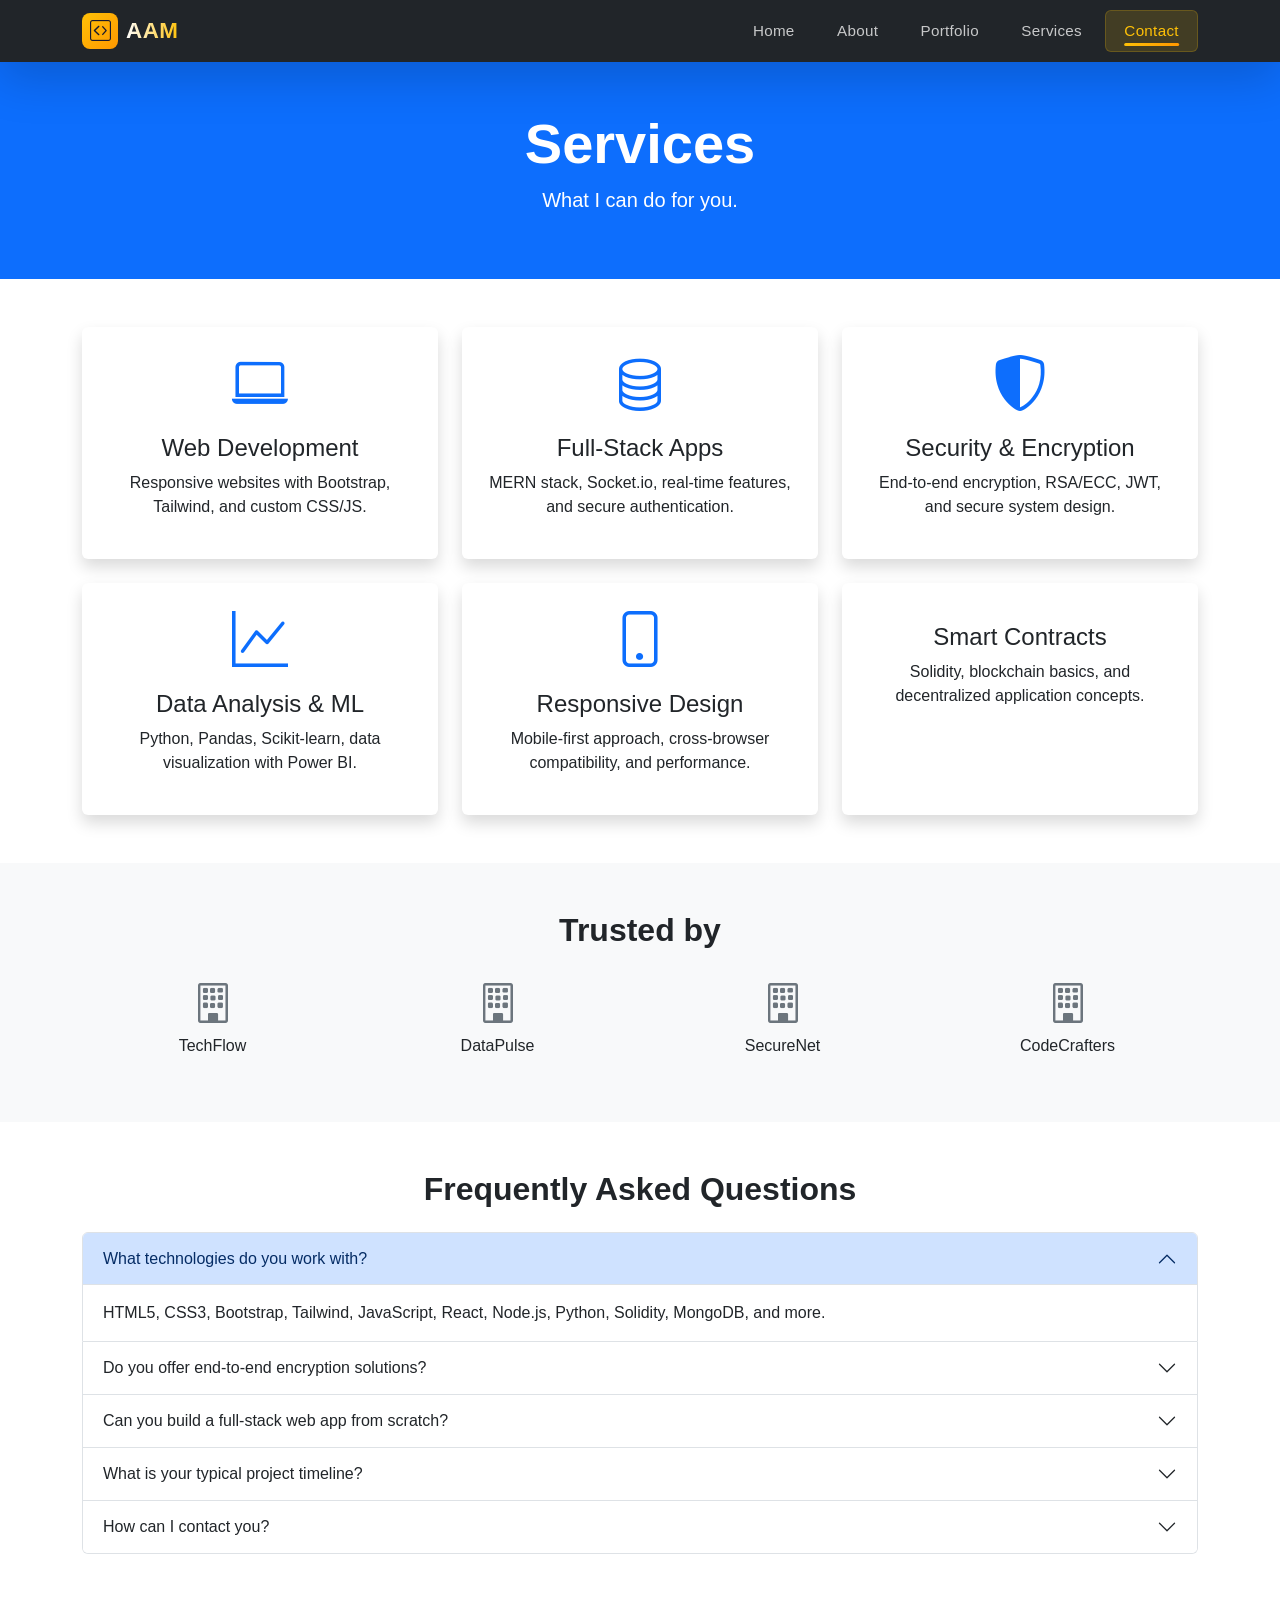
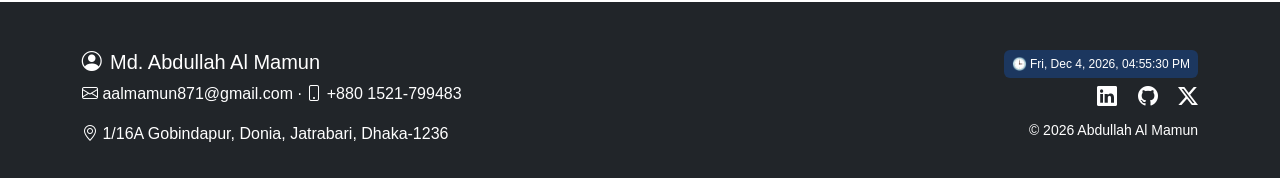
<file: service.html>
<!DOCTYPE html>
<html lang="en">
<head>
  <meta charset="UTF-8">
  <meta name="viewport" content="width=device-width, initial-scale=1.0">
  <title>Services</title>
  <link href="https://cdn.jsdelivr.net/npm/bootstrap@5.3.2/dist/css/bootstrap.min.css" rel="stylesheet">
  <link rel="stylesheet" href="https://cdn.jsdelivr.net/npm/bootstrap-icons@1.11.3/font/bootstrap-icons.min.css">
  <link rel="stylesheet" href="style.css">
</head>
<body>
  <!-- NAVBAR -->
  <nav class="navbar navbar-expand-lg sticky-top bg-dark navbar-dark shadow-lg py-2">
  <div class="container">
    <a class="navbar-brand fw-bold d-flex align-items-center gap-2" href="index.html">
      <span class="brand-icon">
        <i class="bi bi-code-square"></i>
      </span>
      <span class="brand-text">AAM</span>
    </a>
    <button class="navbar-toggler border-0" type="button" data-bs-toggle="collapse" data-bs-target="#mainNav" aria-controls="mainNav" aria-expanded="false" aria-label="Toggle navigation">
      <span class="navbar-toggler-icon"></span>
    </button>
    <div class="collapse navbar-collapse" id="mainNav">
      <ul class="navbar-nav ms-auto mb-2 mb-lg-0 gap-1">
        <li class="nav-item"><a class="nav-link nav-link-custom" href="index.html">Home</a></li>
        <li class="nav-item"><a class="nav-link nav-link-custom" href="about.html">About</a></li>
        <li class="nav-item"><a class="nav-link nav-link-custom" href="portfolio.html">Portfolio</a></li>
        <li class="nav-item"><a class="nav-link nav-link-custom" href="service.html">Services</a></li>
        <li class="nav-item"><a class="nav-link nav-link-custom active" href="contact.html">Contact</a></li>
      </ul>
    </div>
  </div>
</nav>

  <main>
    <!-- a. Page Title -->
    <section class="py-5 bg-primary text-white text-center">
      <div class="container">
        <h1 class="display-4 fw-bold">Services</h1>
        <p class="lead">What I can do for you.</p>
      </div>
    </section>

    <!-- b. All Service Grid -->
    <section class="py-5">
      <div class="container">
        <div class="row g-4">
          <div class="col-md-4">
            <div class="card h-100 border-0 shadow text-center p-4">
              <i class="bi bi-laptop display-4 text-primary"></i>
              <h4 class="mt-3">Web Development</h4>
              <p>Responsive websites with Bootstrap, Tailwind, and custom CSS/JS.</p>
            </div>
          </div>
          <div class="col-md-4">
            <div class="card h-100 border-0 shadow text-center p-4">
              <i class="bi bi-database display-4 text-primary"></i>
              <h4 class="mt-3">Full-Stack Apps</h4>
              <p>MERN stack, Socket.io, real-time features, and secure authentication.</p>
            </div>
          </div>
          <div class="col-md-4">
            <div class="card h-100 border-0 shadow text-center p-4">
              <i class="bi bi-shield-shaded display-4 text-primary"></i>
              <h4 class="mt-3">Security & Encryption</h4>
              <p>End-to-end encryption, RSA/ECC, JWT, and secure system design.</p>
            </div>
          </div>
          <div class="col-md-4">
            <div class="card h-100 border-0 shadow text-center p-4">
              <i class="bi bi-graph-up display-4 text-primary"></i>
              <h4 class="mt-3">Data Analysis & ML</h4>
              <p>Python, Pandas, Scikit-learn, data visualization with Power BI.</p>
            </div>
          </div>
          <div class="col-md-4">
            <div class="card h-100 border-0 shadow text-center p-4">
              <i class="bi bi-phone display-4 text-primary"></i>
              <h4 class="mt-3">Responsive Design</h4>
              <p>Mobile-first approach, cross-browser compatibility, and performance.</p>
            </div>
          </div>
          <div class="col-md-4">
            <div class="card h-100 border-0 shadow text-center p-4">
              <i class="bi bi-blockchain display-4 text-primary"></i>
              <h4 class="mt-3">Smart Contracts</h4>
              <p>Solidity, blockchain basics, and decentralized application concepts.</p>
            </div>
          </div>
        </div>
      </div>
    </section>

    <!-- c. Client Section -->
    <section class="py-5 bg-light">
      <div class="container">
        <h2 class="text-center fw-bold mb-4">Trusted by</h2>
        <div class="row text-center g-4">
          <div class="col-md-3 col-6"><i class="bi bi-building fs-1 text-secondary"></i><p>TechFlow</p></div>
          <div class="col-md-3 col-6"><i class="bi bi-building fs-1 text-secondary"></i><p>DataPulse</p></div>
          <div class="col-md-3 col-6"><i class="bi bi-building fs-1 text-secondary"></i><p>SecureNet</p></div>
          <div class="col-md-3 col-6"><i class="bi bi-building fs-1 text-secondary"></i><p>CodeCrafters</p></div>
        </div>
      </div>
    </section>

    <!-- d. FAQ (Bootstrap Accordion) -->
    <section class="py-5">
      <div class="container">
        <h2 class="text-center fw-bold mb-4">Frequently Asked Questions</h2>
        <div class="accordion" id="faqAccordion">
          <div class="accordion-item">
            <h2 class="accordion-header"><button class="accordion-button" data-bs-toggle="collapse" data-bs-target="#faq1">What technologies do you work with?</button></h2>
            <div id="faq1" class="accordion-collapse collapse show" data-bs-parent="#faqAccordion">
              <div class="accordion-body">HTML5, CSS3, Bootstrap, Tailwind, JavaScript, React, Node.js, Python, Solidity, MongoDB, and more.</div>
            </div>
          </div>
          <div class="accordion-item">
            <h2 class="accordion-header"><button class="accordion-button collapsed" data-bs-toggle="collapse" data-bs-target="#faq2">Do you offer end-to-end encryption solutions?</button></h2>
            <div id="faq2" class="accordion-collapse collapse" data-bs-parent="#faqAccordion">
              <div class="accordion-body">Yes! I specialize in RSA, ECC, and secure authentication for chat apps and sensitive data.</div>
            </div>
          </div>
          <div class="accordion-item">
            <h2 class="accordion-header"><button class="accordion-button collapsed" data-bs-toggle="collapse" data-bs-target="#faq3">Can you build a full-stack web app from scratch?</button></h2>
            <div id="faq3" class="accordion-collapse collapse" data-bs-parent="#faqAccordion">
              <div class="accordion-body">Absolutely. I've built several MERN stack apps, including a digital marketplace and an encrypted chat app.</div>
            </div>
          </div>
          <div class="accordion-item">
            <h2 class="accordion-header"><button class="accordion-button collapsed" data-bs-toggle="collapse" data-bs-target="#faq4">What is your typical project timeline?</button></h2>
            <div id="faq4" class="accordion-collapse collapse" data-bs-parent="#faqAccordion">
              <div class="accordion-body">It depends on complexity, but I deliver most projects within 2–4 weeks with regular updates.</div>
            </div>
          </div>
          <div class="accordion-item">
            <h2 class="accordion-header"><button class="accordion-button collapsed" data-bs-toggle="collapse" data-bs-target="#faq5">How can I contact you?</button></h2>
            <div id="faq5" class="accordion-collapse collapse" data-bs-parent="#faqAccordion">
              <div class="accordion-body">You can reach me via the contact form on this site, or directly at aalmamun871@gmail.com.</div>
            </div>
          </div>
        </div>
      </div>
    </section>
  </main>

  <!-- FOOTER -->
  <footer class="bg-dark text-white pt-5 pb-3">
    <div class="container">
      <div class="row">
        <div class="col-md-6">
          <h5><i class="bi bi-person-circle me-2"></i>Md. Abdullah Al Mamun</h5>
          <p><i class="bi bi-envelope"></i> aalmamun871@gmail.com · <i class="bi bi-phone"></i> +880 1521-799483</p>
          <p><i class="bi bi-geo-alt"></i> 1/16A Gobindapur, Donia, Jatrabari, Dhaka-1236</p>
        </div>
        <div class="col-md-6 text-md-end">
          <p class="mb-1"><span id="liveDateTime" class="badge bg-primary bg-opacity-25 p-2"></span></p>
          <div>
            <a href="https://www.linkedin.com/in/aalmamunbd/" class="text-white me-3" target="_blank"><i class="bi bi-linkedin fs-5"></i></a>
            <a href="https://github.com/aam-bd" class="text-white me-3" target="_blank"><i class="bi bi-github fs-5"></i></a>
            <a href="https://x.com/aalmamun78" class="text-white"><i class="bi bi-twitter-x fs-5"></i></a>
          </div>
          <p class="mt-2 small">&copy; 2026 Abdullah Al Mamun</p>
        </div>
      </div>
    </div>
  </footer>

  <script src="https://cdn.jsdelivr.net/npm/bootstrap@5.3.2/dist/js/bootstrap.bundle.min.js"></script>
  <script src="script.js"></script>
</body>
</html>
</file>
<file: style.css>
/* style.css */
body {
  font-family: 'Segoe UI', Tahoma, Geneva, Verdana, sans-serif;
}

.navbar-nav .nav-link {
  transition: color 0.3s ease, background-color 0.3s ease;
  border-radius: 6px;
  padding: 0.5rem 1rem;
}
.navbar-nav .nav-link:hover {
  color: #ffc107 !important;
  background-color: rgba(255, 255, 255, 0.08);
}
.navbar-nav .nav-link.active {
  color: #ffc107 !important;
  background-color: rgba(255, 193, 7, 0.15);
}

.justified-text {
  text-align: justify;
}

.vh-50 {
  min-height: 350px;
}

.card {
  transition: transform 0.2s ease, box-shadow 0.2s ease;
}
.card:hover {
  transform: translateY(-5px);
  box-shadow: 0 1rem 2rem rgba(0,0,0,0.1) !important;
}

footer a {
  transition: color 0.2s ease;
}
footer a:hover {
  color: #ffc107 !important;
}

/* custom badge styling */
.badge {
  font-weight: 500;
}

/* ===== Beautified Navbar Styles ===== */

/* Navbar brand - logo with icon */
.navbar-brand {
  transition: transform 0.3s ease;
}
.navbar-brand:hover {
  transform: scale(1.03);
}
.brand-icon {
  display: inline-flex;
  align-items: center;
  justify-content: center;
  width: 36px;
  height: 36px;
  background: linear-gradient(135deg, #ffc107, #ff9800);
  border-radius: 8px;
  color: #1a1a2e;
  font-size: 1.3rem;
  transition: all 0.3s ease;
}
.navbar-brand:hover .brand-icon {
  transform: rotate(-8deg) scale(1.05);
  box-shadow: 0 0 20px rgba(255, 193, 7, 0.4);
}
.brand-text {
  font-size: 1.4rem;
  font-weight: 700;
  letter-spacing: 0.5px;
  background: linear-gradient(90deg, #ffffff, #ffc107);
  -webkit-background-clip: text;
  -webkit-text-fill-color: transparent;
  background-clip: text;
}

/* Custom nav links */
.nav-link-custom {
  position: relative;
  padding: 0.6rem 1.2rem !important;
  font-weight: 500;
  font-size: 0.95rem;
  letter-spacing: 0.3px;
  color: rgba(255, 255, 255, 0.75) !important;
  border-radius: 8px;
  transition: all 0.3s cubic-bezier(0.4, 0, 0.2, 1);
}

/* Hover effect - slide underline */
.nav-link-custom::after {
  content: '';
  position: absolute;
  bottom: 6px;
  left: 50%;
  width: 0;
  height: 2.5px;
  background: linear-gradient(90deg, #ffc107, #ff9800);
  border-radius: 4px;
  transition: all 0.3s cubic-bezier(0.4, 0, 0.2, 1);
  transform: translateX(-50%);
}
.nav-link-custom:hover::after {
  width: 60%;
}
.nav-link-custom:hover {
  color: #ffffff !important;
  background: rgba(255, 255, 255, 0.06);
  transform: translateY(-1px);
}

/* Active link */
.nav-link-custom.active {
  color: #ffffff !important;
  background: rgba(255, 193, 7, 0.15);
  box-shadow: inset 0 0 0 1px rgba(255, 193, 7, 0.2);
}
.nav-link-custom.active::after {
  width: 60%;
  background: linear-gradient(90deg, #ffc107, #ff9800);
}

/* Mobile toggler - custom style */
.navbar-toggler {
  padding: 0.5rem 0.7rem;
  transition: all 0.3s ease;
}
.navbar-toggler:hover {
  background: rgba(255, 255, 255, 0.08);
  transform: rotate(4deg);
}
.navbar-toggler:focus {
  box-shadow: 0 0 0 3px rgba(255, 193, 7, 0.4);
}

/* Responsive adjustments */
@media (max-width: 991.98px) {
  .navbar-nav {
    padding-top: 0.8rem;
    padding-bottom: 0.5rem;
  }
  .nav-link-custom {
    padding: 0.7rem 1rem !important;
    border-radius: 6px;
  }
  .nav-link-custom::after {
    display: none;
  }
  .nav-link-custom:hover,
  .nav-link-custom.active {
    background: rgba(255, 193, 7, 0.12);
    color: #ffc107 !important;
    transform: translateX(4px);
  }
  .brand-text {
    font-size: 1.2rem;
  }
  .brand-icon {
    width: 30px;
    height: 30px;
    font-size: 1.1rem;
  }
}

/* Extra small devices */
@media (max-width: 575.98px) {
  .nav-link-custom {
    font-size: 0.9rem;
    padding: 0.6rem 0.8rem !important;
  }
  .brand-text {
    font-size: 1rem;
  }
  .brand-icon {
    width: 26px;
    height: 26px;
    font-size: 0.95rem;
  }
}

/* ===== Skills Section Styles ===== */

.skills-section {
  background: linear-gradient(180deg, #ffffff 0%, #f8f9fa 100%);
  position: relative;
  overflow: hidden;
}

/* Decorative divider */
.divider {
  width: 60px;
  height: 4px;
  background: linear-gradient(90deg, #0d6efd, #ffc107);
  border-radius: 4px;
  margin-top: 0.5rem;
}

/* Skill Card */
.skill-card {
  background: #ffffff;
  border-radius: 16px;
  padding: 1.8rem 1.5rem 1.5rem;
  height: 100%;
  box-shadow: 0 4px 20px rgba(0, 0, 0, 0.04);
  border: 1px solid rgba(0, 0, 0, 0.04);
  transition: all 0.4s cubic-bezier(0.4, 0, 0.2, 1);
  position: relative;
  overflow: hidden;
}

/* Color accent border on hover */
.skill-card::before {
  content: '';
  position: absolute;
  top: 0;
  left: 0;
  right: 0;
  height: 4px;
  background: var(--skill-color, #0d6efd);
  opacity: 0;
  transition: opacity 0.4s ease;
}

.skill-card:hover::before {
  opacity: 1;
}

.skill-card:hover {
  transform: translateY(-8px);
  box-shadow: 0 12px 40px rgba(0, 0, 0, 0.08);
  border-color: rgba(0, 0, 0, 0.06);
}

/* Icon */
.skill-icon {
  width: 52px;
  height: 52px;
  border-radius: 12px;
  display: flex;
  align-items: center;
  justify-content: center;
  font-size: 1.5rem;
  color: var(--skill-color, #0d6efd);
  background: var(--skill-bg, rgba(13, 110, 253, 0.08));
  margin-bottom: 1rem;
  transition: all 0.4s ease;
}

.skill-card:hover .skill-icon {
  transform: scale(1.05) rotate(-4deg);
  box-shadow: 0 4px 12px var(--skill-bg, rgba(13, 110, 253, 0.2));
}

/* Content */
.skill-content h5 {
  font-size: 0.95rem;
  font-weight: 600;
  color: #1a1a2e;
  margin-bottom: 0.8rem;
  letter-spacing: 0.3px;
}

/* Tags container */
.skill-tags {
  display: flex;
  flex-wrap: wrap;
  gap: 0.5rem;
}

/* Individual skill tag */
.tag {
  display: inline-block;
  padding: 0.25rem 0.85rem;
  border-radius: 20px;
  font-size: 0.75rem;
  font-weight: 500;
  color: #ffffff;
  letter-spacing: 0.2px;
  transition: all 0.3s ease;
  cursor: default;
  box-shadow: 0 2px 4px rgba(0, 0, 0, 0.06);
}

.tag:hover {
  transform: scale(1.05) translateY(-2px);
  box-shadow: 0 4px 12px rgba(0, 0, 0, 0.15);
}

/* Responsive adjustments */
@media (max-width: 991.98px) {
  .skill-card {
    padding: 1.5rem 1.2rem;
  }
  .skill-icon {
    width: 44px;
    height: 44px;
    font-size: 1.2rem;
  }
  .skill-content h5 {
    font-size: 0.85rem;
  }
  .tag {
    font-size: 0.7rem;
    padding: 0.2rem 0.7rem;
  }
}

@media (max-width: 767.98px) {
  .skills-section h2 {
    font-size: 1.8rem !important;
  }
  .skill-card {
    padding: 1.2rem 1rem;
  }
  .skill-tags {
    gap: 0.35rem;
  }
  .tag {
    font-size: 0.65rem;
    padding: 0.15rem 0.6rem;
  }
}

/* ===== Special Skills Section ===== */


.special-skills-section {
  background: #ffffff;
  position: relative;
  overflow: hidden;
  padding: 4rem 0;
}


/* .special-skills-section::before {
  content: '';
  position: absolute;
  top: -50%;
  left: -50%;
  width: 200%;
  height: 200%;
  background: radial-gradient(circle at 30% 50%, rgba(102, 126, 234, 0.05) 0%, transparent 50%),
              radial-gradient(circle at 70% 80%, rgba(118, 75, 162, 0.04) 0%, transparent 50%);
  animation: floatBackground 20s ease-in-out infinite;
  pointer-events: none;
} */

@keyframes floatBackground {
  0%, 100% { transform: translate(0, 0) rotate(0deg); }
  50% { transform: translate(2%, -2%) rotate(2deg); }
}

/* Glowing divider - keep the gradient */
.divider-glow {
  width: 80px;
  height: 3px;
  background: linear-gradient(90deg, #667eea, #764ba2, #f093fb, #f5576c);
  border-radius: 4px;
  margin-top: 0.8rem;
  box-shadow: 0 0 30px rgba(102, 126, 234, 0.2);
}

/* Section heading - dark text for white bg */
.special-skills-section h2 {
  background: linear-gradient(135deg, #1a1a2e 30%, #667eea 100%);
  -webkit-background-clip: text;
  -webkit-text-fill-color: transparent;
  background-clip: text;
}

.special-skills-section .text-muted {
  color: #6c757d !important;
}

/* Skill Card - light theme */
.special-skill-card {
  background: #ffffff;
  backdrop-filter: none;
  -webkit-backdrop-filter: none;
  border: 1px solid #e9ecef;
  border-radius: 20px;
  padding: 2rem 1.5rem;
  height: 100%;
  position: relative;
  overflow: hidden;
  transition: all 0.5s cubic-bezier(0.4, 0, 0.2, 1);
  cursor: default;
  box-shadow: 0 4px 20px rgba(0, 0, 0, 0.04);
}

/* Glow effect on hover - lighter for white bg */
.special-skill-card .skill-glow {
  position: absolute;
  top: -50%;
  left: -50%;
  width: 200%;
  height: 200%;
  background: radial-gradient(circle at center, var(--gradient-start) 0%, transparent 70%);
  opacity: 0;
  transition: opacity 0.6s ease;
  pointer-events: none;
}

.special-skill-card:hover .skill-glow {
  opacity: 0.06;
}

/* Card hover - light theme */
.special-skill-card:hover {
  transform: translateY(-10px) scale(1.02);
  border-color: rgba(102, 126, 234, 0.2);
  box-shadow: 0 20px 60px rgba(0, 0, 0, 0.06),
              0 0 40px rgba(102, 126, 234, 0.04);
}

/* Skill number - darker for white bg */
.skill-number {
  position: absolute;
  top: 0.8rem;
  right: 1.2rem;
  font-size: 0.75rem;
  font-weight: 700;
  color: rgba(0, 0, 0, 0.06);
  letter-spacing: 1px;
  font-family: 'Courier New', monospace;
  transition: all 0.4s ease;
}

.special-skill-card:hover .skill-number {
  color: rgba(0, 0, 0, 0.15);
  transform: scale(1.1);
}

/* Icon wrapper - keep gradient, add light shadow */
.skill-icon-wrapper {
  width: 60px;
  height: 60px;
  border-radius: 16px;
  display: flex;
  align-items: center;
  justify-content: center;
  font-size: 1.8rem;
  background: linear-gradient(135deg, var(--gradient-start), var(--gradient-end));
  color: #ffffff;
  margin-bottom: 1.2rem;
  transition: all 0.5s cubic-bezier(0.4, 0, 0.2, 1);
  box-shadow: 0 4px 20px rgba(0, 0, 0, 0.08);
}

.special-skill-card:hover .skill-icon-wrapper {
  transform: scale(1.1) rotate(-6deg);
  box-shadow: 0 8px 30px rgba(0, 0, 0, 0.12);
}

/* Card heading - dark for white bg */
.special-skill-card h4 {
  color: #1a1a2e;
  font-size: 1.1rem;
  font-weight: 700;
  margin-bottom: 0.6rem;
  letter-spacing: 0.3px;
}

/* Card description - dark muted for white bg */
.special-skill-card p {
  color: #6c757d;
  font-size: 0.9rem;
  line-height: 1.6;
  margin-bottom: 0;
}

/* ===== Optional: Add subtle top border accent ===== */
.special-skill-card::after {
  content: '';
  position: absolute;
  top: 0;
  left: 0;
  right: 0;
  height: 3px;
  background: linear-gradient(90deg, var(--gradient-start), var(--gradient-end));
  opacity: 0;
  transition: opacity 0.4s ease;
  border-radius: 20px 20px 0 0;
}

.special-skill-card:hover::after {
  opacity: 0.6;
}

/* ===== Responsive adjustments ===== */
@media (max-width: 991.98px) {
  .special-skill-card {
    padding: 1.5rem 1.2rem;
  }
  .skill-icon-wrapper {
    width: 50px;
    height: 50px;
    font-size: 1.4rem;
  }
  .special-skill-card h4 {
    font-size: 1rem;
  }
  .special-skill-card p {
    font-size: 0.85rem;
  }
}

@media (max-width: 767.98px) {
  .special-skills-section {
    padding: 3rem 0;
  }
  .special-skills-section h2 {
    font-size: 1.8rem !important;
  }
  .special-skill-card {
    padding: 1.2rem 1rem;
    border-radius: 16px;
  }
  .skill-icon-wrapper {
    width: 44px;
    height: 44px;
    font-size: 1.2rem;
    border-radius: 12px;
  }
  .skill-number {
    font-size: 0.6rem;
    top: 0.6rem;
    right: 0.8rem;
  }
  .special-skill-card h4 {
    font-size: 0.95rem;
  }
  .special-skill-card p {
    font-size: 0.8rem;
  }
}

@media (max-width: 575.98px) {
  .special-skill-card:hover {
    transform: translateY(-5px) scale(1.01);
  }
  .skill-icon-wrapper {
    width: 38px;
    height: 38px;
    font-size: 1rem;
    border-radius: 10px;
  }
}

/* ===== Modern Divider ===== */
.divider-modern {
  width: 60px;
  height: 3px;
  background: linear-gradient(90deg, #0d6efd, #6610f2);
  border-radius: 4px;
  margin-top: 0.5rem;
}

/* ===== Personal Info Section ===== */
.personal-info-section {
  background: linear-gradient(180deg, #f8f9fa, #ffffff);
}

.personal-info-card {
  background: #ffffff;
  border-radius: 16px;
  padding: 1.5rem 2rem;
  box-shadow: 0 4px 20px rgba(0, 0, 0, 0.06);
  border: 1px solid rgba(0, 0, 0, 0.04);
  transition: all 0.3s ease;
}

.personal-info-card:hover {
  box-shadow: 0 8px 30px rgba(0, 0, 0, 0.08);
  transform: translateY(-2px);
}

.avatar-wrapper {
  display: inline-block;
  padding: 4px;
  background: linear-gradient(135deg, #0d6efd, #6610f2);
  border-radius: 50%;
}

.avatar-img {
  width: 80px;
  height: 80px;
  border-radius: 50%;
  border: 3px solid #ffffff;
  display: block;
}

.info-grid {
  display: grid;
  grid-template-columns: 1fr 1fr;
  gap: 0.5rem 1.5rem;
}

.info-item {
  display: flex;
  align-items: center;
  gap: 0.6rem;
  padding: 0.3rem 0;
  font-size: 0.95rem;
}

.info-item i {
  font-size: 1.1rem;
  width: 20px;
}

/* ===== Horizontal Cards (Education & Experience) ===== */
.horizontal-card {
  display: flex;
  align-items: stretch;
  background: #ffffff;
  border-radius: 16px;
  padding: 1.5rem;
  box-shadow: 0 4px 20px rgba(0, 0, 0, 0.06);
  border: 1px solid rgba(0, 0, 0, 0.04);
  transition: all 0.4s cubic-bezier(0.4, 0, 0.2, 1);
  gap: 1.2rem;
  height: 100%;
}

.horizontal-card:hover {
  transform: translateY(-4px);
  box-shadow: 0 12px 40px rgba(0, 0, 0, 0.08);
  border-color: rgba(13, 110, 253, 0.1);
}

.horizontal-card .card-icon {
  flex-shrink: 0;
  width: 56px;
  height: 56px;
  border-radius: 14px;
  display: flex;
  align-items: center;
  justify-content: center;
  font-size: 1.6rem;
  color: #ffffff;
  background: linear-gradient(135deg, #0d6efd, #6610f2);
  transition: all 0.4s ease;
}

.horizontal-card:hover .card-icon {
  transform: scale(1.05) rotate(-4deg);
}

.horizontal-card .card-content {
  flex: 1;
  display: flex;
  flex-direction: column;
}

.card-badge {
  display: inline-block;
  font-size: 0.7rem;
  font-weight: 600;
  color: #0d6efd;
  background: rgba(13, 110, 253, 0.1);
  padding: 0.2rem 0.8rem;
  border-radius: 20px;
  letter-spacing: 0.5px;
  margin-bottom: 0.3rem;
  align-self: flex-start;
}

.horizontal-card h4 {
  font-size: 1.05rem;
  font-weight: 700;
  color: #1a1a2e;
  margin-bottom: 0.2rem;
}

.horizontal-card .degree {
  color: #6c757d;
  font-size: 0.9rem;
  margin-bottom: 0.5rem;
}

.card-meta {
  display: flex;
  flex-wrap: wrap;
  gap: 0.5rem;
}

.meta-tag {
  display: inline-flex;
  align-items: center;
  gap: 0.3rem;
  font-size: 0.8rem;
  color: #495057;
  background: #f8f9fa;
  padding: 0.2rem 0.7rem;
  border-radius: 20px;
}

.meta-tag i {
  font-size: 0.7rem;
  color: #ffc107;
}

.meta-tag.award i {
  color: #ff6b35;
}

/* ===== Education Section ===== */
.education-section {
  background: #f8f9fa;
}

.edu-card.horizontal-card .card-icon {
  background: linear-gradient(135deg, #0d6efd, #0a58ca);
}

/* ===== Experience Section ===== */
.experience-section {
  background: #ffffff;
}

.exp-card.horizontal-card .card-icon {
  background: linear-gradient(135deg, #198754, #0f6848);
}

.exp-details {
  list-style: none;
  padding: 0;
  margin: 0.3rem 0 0;
}

.exp-details li {
  display: flex;
  align-items: center;
  gap: 0.5rem;
  font-size: 0.9rem;
  color: #495057;
  padding: 0.15rem 0;
}

.exp-details li i {
  color: #198754;
  font-size: 0.8rem;
  flex-shrink: 0;
}

/* ===== Certification Section ===== */
.certification-section {
  background: #f8f9fa;
}

.cert-card {
  display: flex;
  align-items: center;
  gap: 1.5rem;
  background: #ffffff;
  border-radius: 16px;
  padding: 1.5rem 2rem;
  box-shadow: 0 4px 20px rgba(0, 0, 0, 0.06);
  border: 1px solid rgba(0, 0, 0, 0.04);
  transition: all 0.3s ease;
}

.cert-card:hover {
  transform: translateY(-3px);
  box-shadow: 0 8px 30px rgba(0, 0, 0, 0.08);
}

.cert-icon {
  width: 60px;
  height: 60px;
  border-radius: 50%;
  display: flex;
  align-items: center;
  justify-content: center;
  font-size: 1.8rem;
  color: #ffffff;
  background: linear-gradient(135deg, #ffc107, #ff9800);
  flex-shrink: 0;
}

.cert-content {
  flex: 1;
}

.cert-content h5 {
  font-weight: 700;
  color: #1a1a2e;
  margin-bottom: 0.1rem;
}

.cert-meta {
  color: #6c757d;
  font-size: 0.9rem;
  margin-bottom: 0.5rem;
}

/* ===== Responsive ===== */
@media (max-width: 991.98px) {
  .horizontal-card {
    padding: 1.2rem;
    gap: 1rem;
  }
  .horizontal-card .card-icon {
    width: 48px;
    height: 48px;
    font-size: 1.3rem;
    border-radius: 12px;
  }
  .horizontal-card h4 {
    font-size: 0.95rem;
  }
}

@media (max-width: 767.98px) {
  .personal-info-card {
    padding: 1.2rem;
  }
  .info-grid {
    grid-template-columns: 1fr;
    gap: 0.3rem;
  }
  .info-item {
    font-size: 0.85rem;
  }
  .avatar-img {
    width: 60px;
    height: 60px;
  }
  
  .horizontal-card {
    flex-direction: column;
    align-items: flex-start;
    padding: 1rem;
    gap: 0.8rem;
  }
  .horizontal-card .card-icon {
    width: 44px;
    height: 44px;
    font-size: 1.1rem;
    border-radius: 10px;
  }
  .card-badge {
    font-size: 0.65rem;
  }
  .horizontal-card h4 {
    font-size: 0.9rem;
  }
  .exp-details li {
    font-size: 0.8rem;
  }
  
  .cert-card {
    flex-direction: column;
    text-align: center;
    padding: 1.2rem;
    gap: 0.8rem;
  }
  .cert-icon {
    width: 50px;
    height: 50px;
    font-size: 1.4rem;
  }
}

@media (max-width: 575.98px) {
  .horizontal-card {
    padding: 0.8rem;
  }
  .horizontal-card .card-icon {
    width: 38px;
    height: 38px;
    font-size: 0.95rem;
    border-radius: 8px;
  }
  .horizontal-card h4 {
    font-size: 0.85rem;
  }
  .meta-tag {
    font-size: 0.7rem;
    padding: 0.1rem 0.5rem;
  }
}
/* ===== Experience Section - Horizontal Cards ===== */
.experience-section {
  background: #f8f9fa;
  padding: 4rem 0;
}

/* Horizontal Card */
.exp-card-horizontal {
  background: #ffffff;
  border-radius: 16px;
  padding: 1.8rem 1.5rem;
  height: 100%;
  box-shadow: 0 4px 20px rgba(0, 0, 0, 0.05);
  border: 1px solid rgba(0, 0, 0, 0.04);
  transition: all 0.4s cubic-bezier(0.4, 0, 0.2, 1);
  display: flex;
  flex-direction: column;
  align-items: center;
  text-align: center;
  position: relative;
  overflow: hidden;
}

/* Top accent border on hover */
.exp-card-horizontal::before {
  content: '';
  position: absolute;
  top: 0;
  left: 0;
  right: 0;
  height: 4px;
  background: var(--card-accent, linear-gradient(135deg, #0d6efd, #6610f2));
  opacity: 0;
  transition: opacity 0.4s ease;
}

.exp-card-horizontal:hover::before {
  opacity: 1;
}

.exp-card-horizontal:hover {
  transform: translateY(-8px);
  box-shadow: 0 12px 40px rgba(0, 0, 0, 0.08);
  border-color: rgba(0, 0, 0, 0.06);
}

/* Card Icon */
.exp-card-icon {
  width: 64px;
  height: 64px;
  border-radius: 50%;
  display: flex;
  align-items: center;
  justify-content: center;
  font-size: 1.8rem;
  color: #ffffff;
  margin-bottom: 1rem;
  flex-shrink: 0;
  box-shadow: 0 4px 15px rgba(0, 0, 0, 0.12);
  transition: all 0.4s ease;
}

.exp-card-horizontal:hover .exp-card-icon {
  transform: scale(1.08) rotate(-6deg);
  box-shadow: 0 8px 25px rgba(0, 0, 0, 0.18);
}

/* Card Body */
.exp-card-body {
  flex: 1;
  display: flex;
  flex-direction: column;
  width: 100%;
}

.exp-badge {
  display: inline-block;
  font-size: 0.7rem;
  font-weight: 600;
  color: #0d6efd;
  background: rgba(13, 110, 253, 0.1);
  padding: 0.25rem 0.9rem;
  border-radius: 20px;
  letter-spacing: 0.5px;
  align-self: center;
  margin-bottom: 0.5rem;
}

.exp-card-body h4 {
  font-size: 1rem;
  font-weight: 700;
  color: #1a1a2e;
  margin-bottom: 0.8rem;
  line-height: 1.4;
}

.exp-details {
  list-style: none;
  padding: 0;
  margin: 0;
  text-align: left;
}

.exp-details li {
  display: flex;
  align-items: flex-start;
  gap: 0.6rem;
  font-size: 0.85rem;
  color: #495057;
  padding: 0.2rem 0;
  line-height: 1.5;
}

.exp-details li i {
  color: #198754;
  font-size: 0.8rem;
  flex-shrink: 0;
  margin-top: 3px;
}

/* ===== Responsive ===== */
@media (max-width: 991.98px) {
  .exp-card-horizontal {
    padding: 1.5rem 1.2rem;
  }
  
  .exp-card-icon {
    width: 56px;
    height: 56px;
    font-size: 1.5rem;
  }
  
  .exp-card-body h4 {
    font-size: 0.95rem;
  }
  
  .exp-details li {
    font-size: 0.8rem;
  }
}

@media (max-width: 767.98px) {
  .experience-section {
    padding: 2.5rem 0;
  }
  
  .exp-card-horizontal {
    padding: 1.2rem 1rem;
    border-radius: 14px;
  }
  
  .exp-card-icon {
    width: 48px;
    height: 48px;
    font-size: 1.3rem;
  }
  
  .exp-card-body h4 {
    font-size: 0.9rem;
  }
  
  .exp-details li {
    font-size: 0.78rem;
  }
  
  .exp-badge {
    font-size: 0.65rem;
    padding: 0.2rem 0.7rem;
  }
}

@media (max-width: 575.98px) {
  .exp-card-horizontal {
    padding: 1rem 0.8rem;
  }
  
  .exp-card-icon {
    width: 40px;
    height: 40px;
    font-size: 1.1rem;
  }
  
  .exp-card-body h4 {
    font-size: 0.85rem;
  }
  
  .exp-details li {
    font-size: 0.75rem;
    gap: 0.4rem;
  }
  
  .exp-details li i {
    font-size: 0.7rem;
  }
}
</file>
